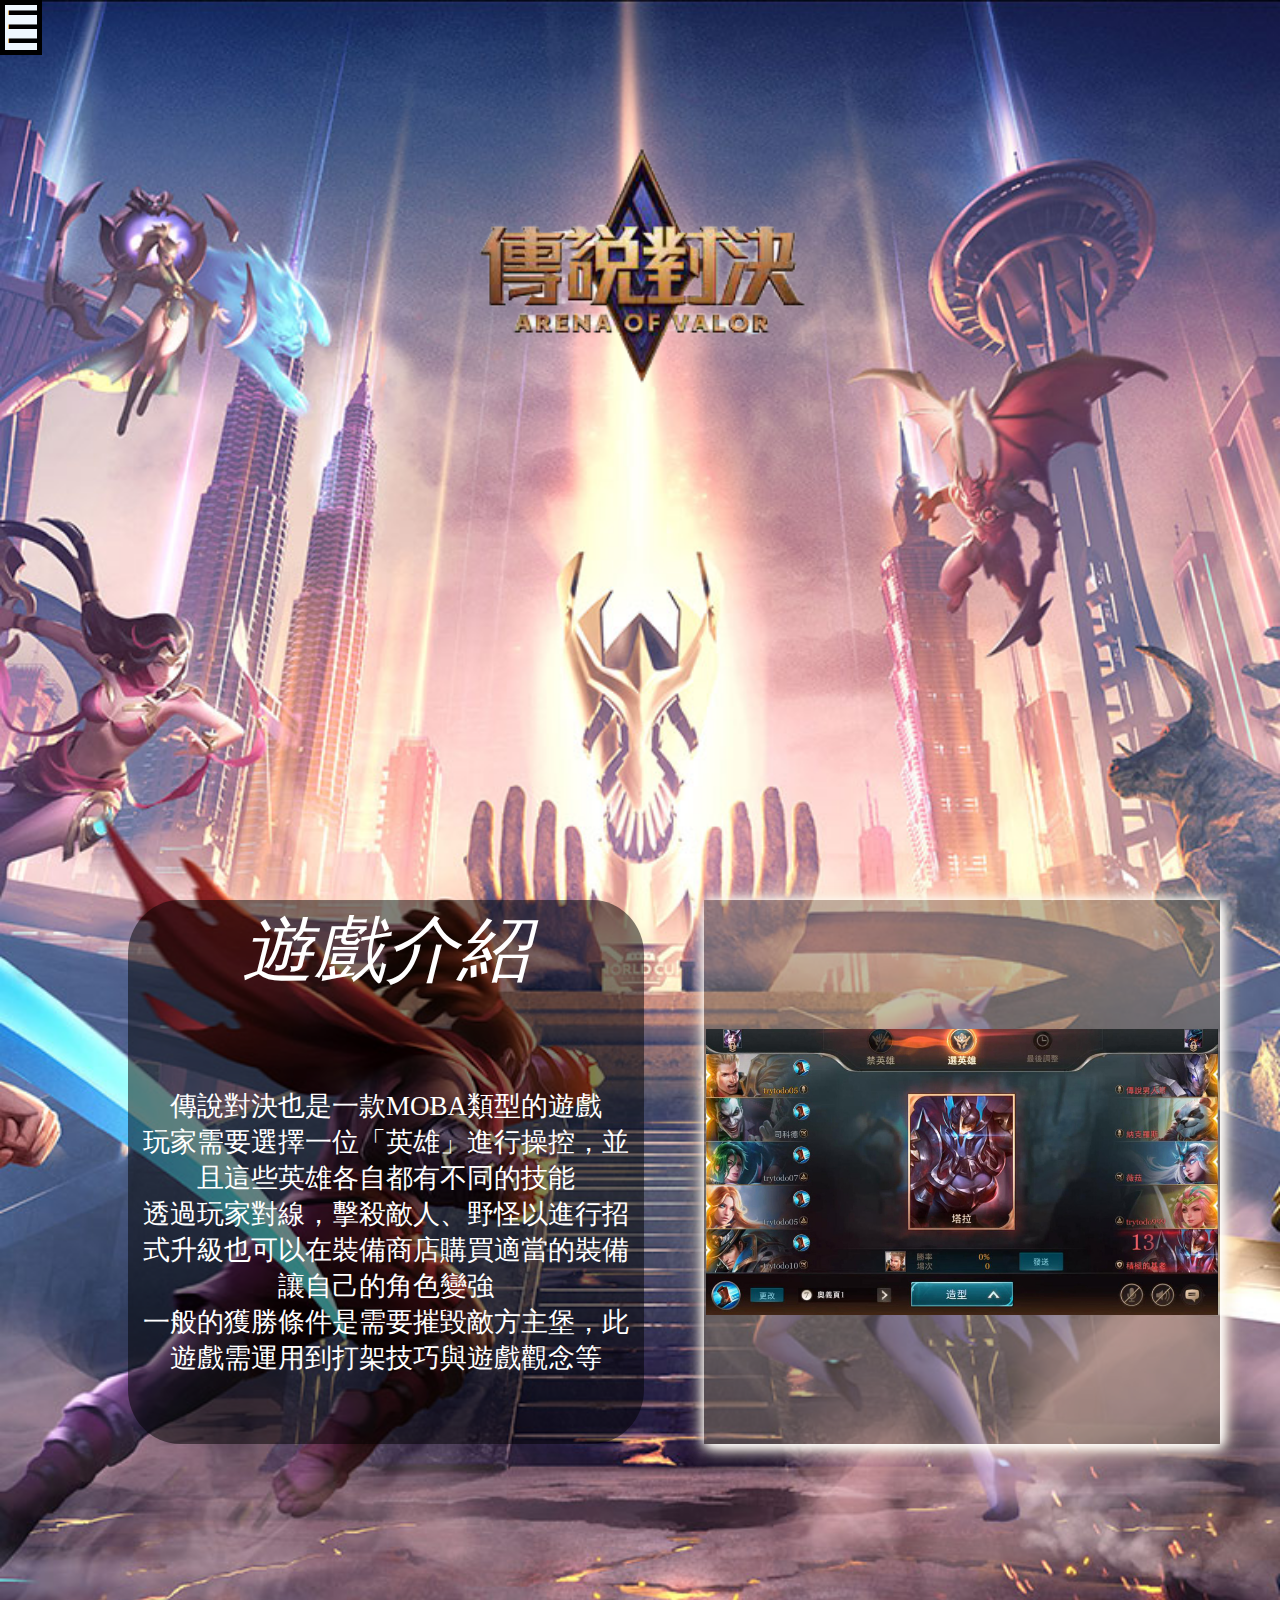
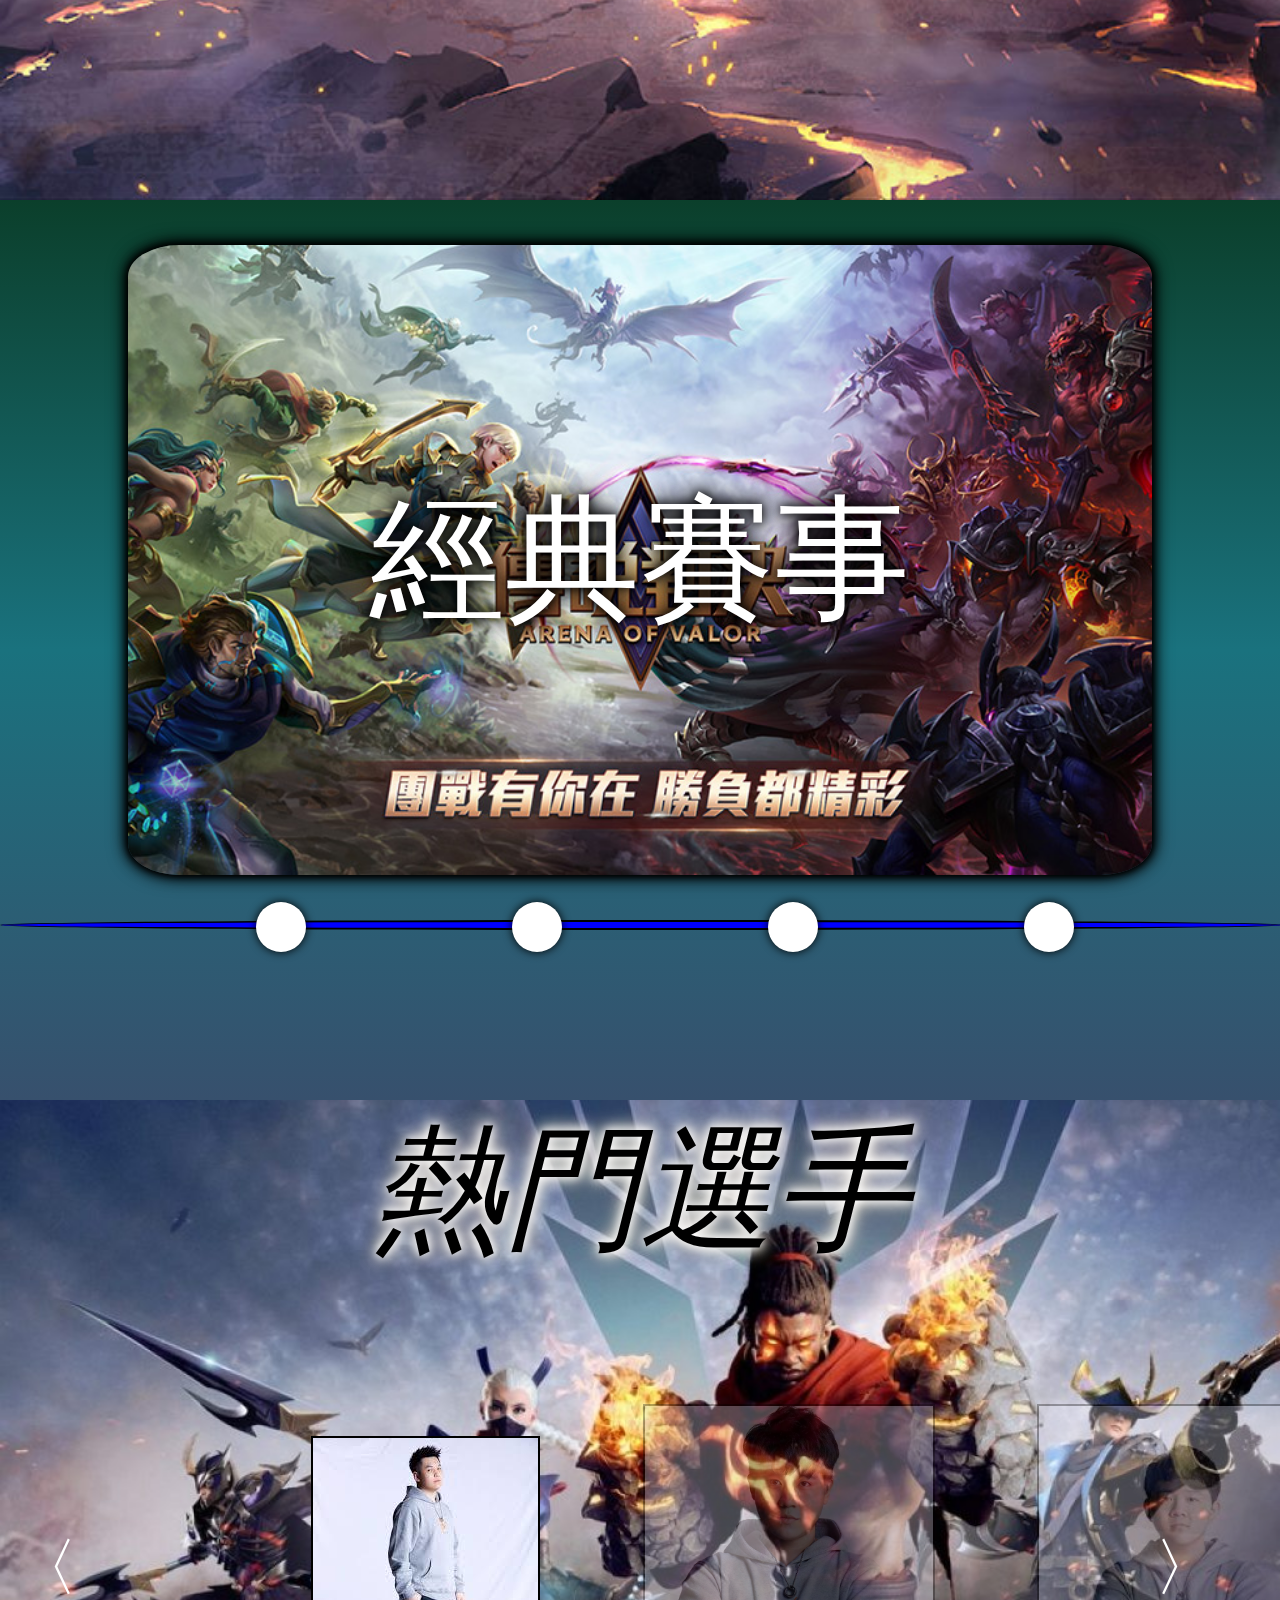
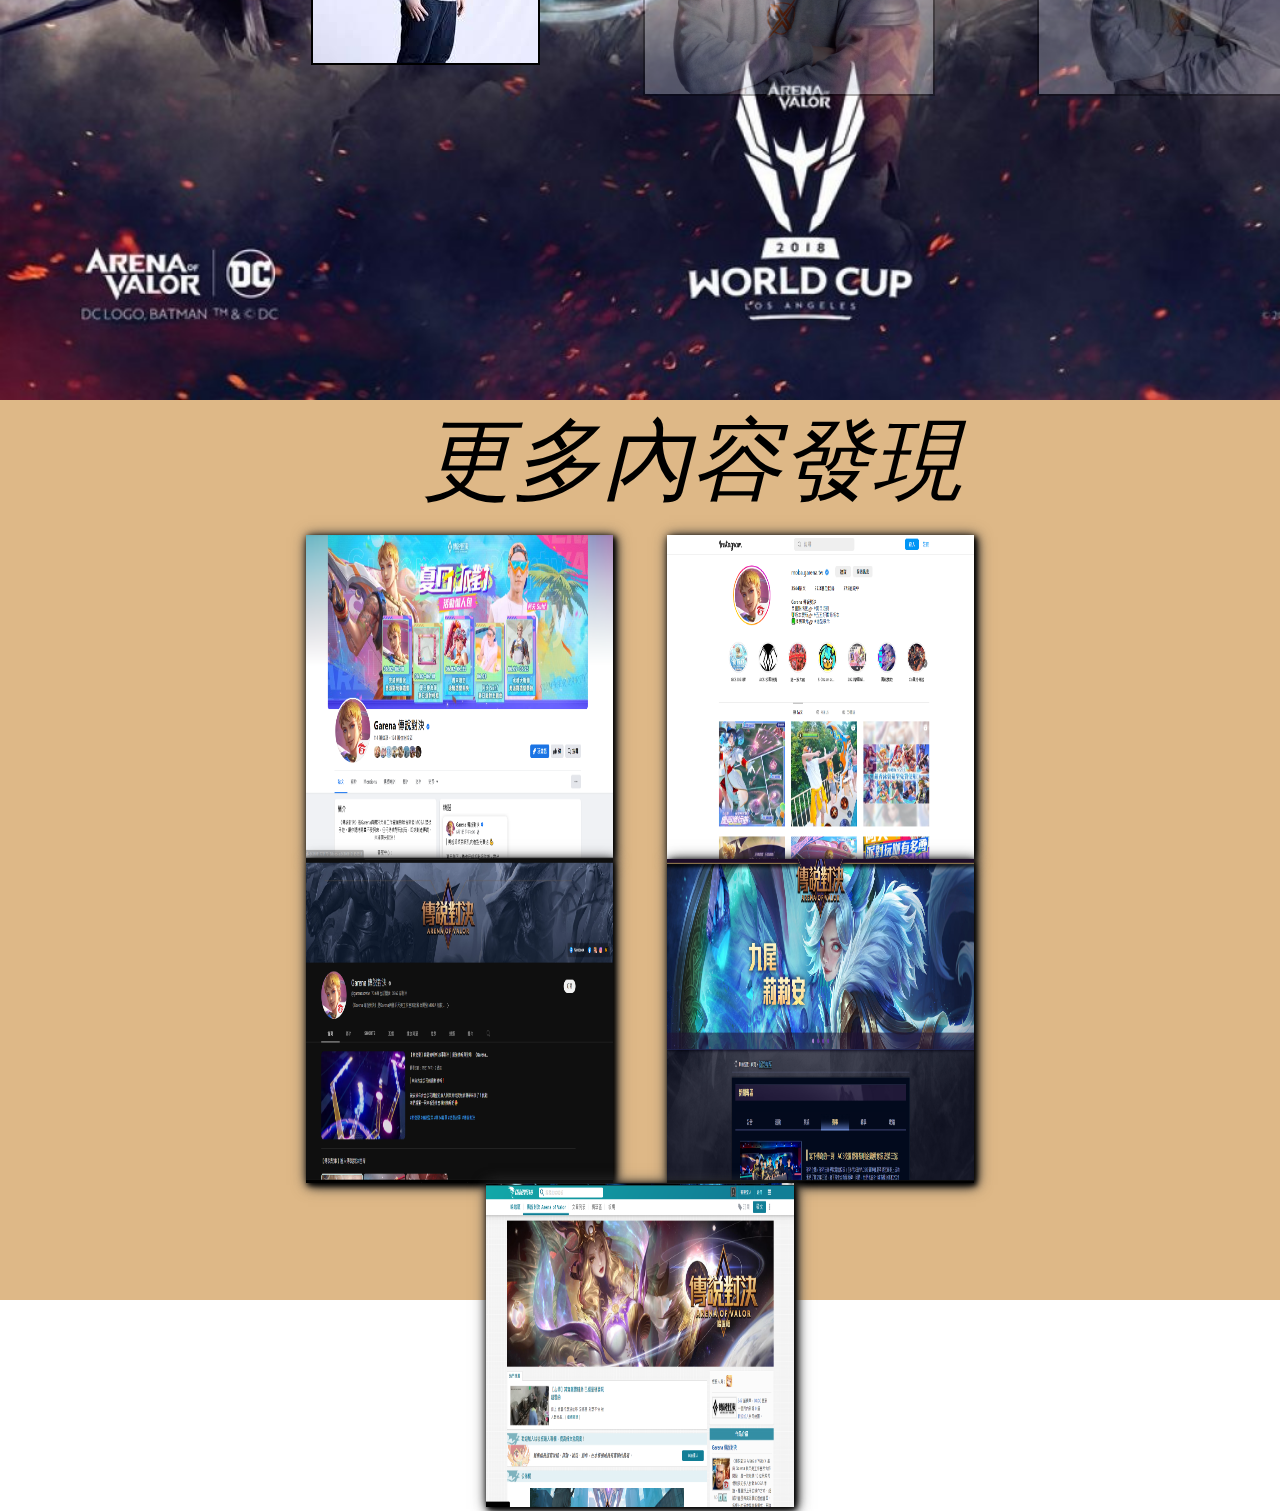
<file: 傳說對決/index.html>
<!DOCTYPE html>
<html lang="en">
<head>
    <meta charset="UTF-8">
    <meta http-equiv="X-UA-Compatible" content="IE=edge">
    <meta name="viewport" content="width=device-width, initial-scale=1.0">
    <title>Document</title>
    <style>
        *{
            margin: 0;
            padding: 0;
        }
        body{
            overflow-x: hidden;
        }
        .page1{
            width: 100vw;
            height: 200vh;
            background-color: aquamarine;
            overflow: hidden;
            background-image: url(page1.jpg);
            background-position: center;
            background-repeat: no-repeat;
            background-size: cover;
            

        }
        .page1 .header{
            position: relative;
            border: 2px solid transparent;
            background-position: center;
            background-repeat: no-repeat;
            background-size: cover;
            height: 30vh;
            width: 30vw;
            background-image: url(傳說對決\ 標誌.png);
            left: 35%;
            top:10vw;
       
        }
        .page1 .content{
            position: absolute;
            border:2px solid transparent;
            width: 40vw;
            height: 60vh;
            top:100%;
            left: 55%;  
            animation: 2s fade-in-animation linear ;
            display: flex;
            align-items: center;
            box-shadow: 2px 2px 10px white,2px 2px 15px white,2px 2px 20px wheat;
            background-color: rgb(131, 119, 98,0.5);
            
           
        

        }
        .page1 .introduce{
            position: absolute;
            border:2px solid transparent;
            width: 40vw;
            height: 60vh;
            top:100%;
            left: 10%;
            display: flex;
            flex-direction: column;
            gap: 10vh;
            background-color: rgba(0, 0, 0, 0.5); 
            border-radius:10% ; 

        }
        .introduce .item1{
            color:white;
            width: 100%;
            text-align: center;
            height: auto;
            font-size: 8vh;
            font-style: italic;

        }
        .introduce .item2{
            color: white;
            text-align: center;
            font-size:3vh;
            

}
@keyframes fade-in-animation {
  from {
    opacity: 0;
  }
  to {
    opacity: 1;
  }
}
        .page2{
            width: 100vw;
            height: 100vh;
            background:linear-gradient(to bottom,rgb(11, 63, 43),rgb(26, 114, 126),rgb(55, 80, 109));
            position: relative;
           

        }
        .page2 .timetable{
            width: 100%;

        }
        .page2line{
        
            width: 100VW;
            height: 6px;
            border-radius: 50%;
            position:absolute;
            background-color: blue;
            top: 80%;
            border: 2px solid black;
            
        }
        .page2content{
            width: 80%;
            height: 70%;
            position:absolute;
            background-color: transparent;
            left: 10%;
            top:5%;
            display: flex;
            flex-direction: row;
            
        }
        .page2content .item1{
            height: 100%;
            width: 50%;
            background-color: transparent;

        }
        .page2content .item2{
            height: 100%;
            width: 50%;
            display: flex;
            flex-direction: column;
            background-color:transparent;

        }
        .item2 .LOLteam{
            width: 100%;
            height: 50%;
            background-color:transparent;
        }
        .item2 .introduce{
            width: 100%;
            height: 50%;
            background-color: wheat;
            font-size: 5vh;
            display: flex;
            justify-content: center;
        }
        #team1back{
            background-image: url(TPA\ WIN1.jpg);
            background-position: top;
            background-repeat: no-repeat;
            background-size: cover;
        }
        #team2back{
            background-image: url(team-FW.png);
            background-position: top;
            background-repeat: no-repeat;
            background-size: cover;
        }
        #team3back{
            background-image: url(AHQ.png);
            background-position: center;
            background-repeat: no-repeat;
            background-size: cover;
        }
        #team4back{
            background-image: url(BYG.jpeg);
            background-position: center;
            background-repeat: no-repeat;
            background-size: cover;
        }
        #page2team1{
            display: none;

        }
        #page2team2{
            display: none;
            
        }
        #page2team3{
            display: none;
            
        }
        #page2team4{
            display: none;
            
        }
        #page2dot1{
        left: 20%;
    }
    #page2dot2{
        left: 40%;
    }
    #page2dot3{
        left: 60%;
    }
    #page2dot4{
        left: 80%; 
    }
    #page2dot1:hover{
        cursor: pointer;
        background-color: rgb(120, 117, 117);
    
    }
    #page2dot2:hover{
        cursor: pointer;
        background-color: rgb(120, 117, 117);
    }
    #page2dot3:hover{
        cursor: pointer;
        background-color: rgb(120, 117, 117);
    }
    #page2dot4:hover{
        cursor: pointer;
        background-color: rgb(120, 117, 117);
    }
    .dot{
        width: 50px;
        height: 50px;
        border-radius: 50%;
        position: absolute;
        background-color: rgb(255, 255, 255);
        top: 78%;
        box-shadow: 0 0 10px black;
    }
        .page3{
            width: 100vw;
            height: 100vh;
            background-color: white;
            background-image: url(page3.jpg);
            background-size: cover;
            display: flex;
            align-items: center;
            justify-content: center;
            overflow: hidden;
            position: relative;
        
            
        }
        .page3content{
            border:3px solid transparent;
            height: 80%;
            display: flex;
            justify-content: center;
            align-items: center;
            gap: 8vw;
            position: relative;
            left: 45%;
            transition: left 0.1s linear;


        }
        #page2back{
            background-image: url(page2.jpg);
            background-position: center;
            background-repeat: no-repeat;
            background-size: cover;
            color: white;
            display: flex;
            align-items: center;
            justify-content: center;
            font-size: 15vh;
            border-radius: 5%;
            text-shadow: 0 0 10px black,0 0 20px black,0 0 30px black;
            box-shadow: 0 0 5px black,0 0 10px black,0 0 15px black,0 0 20px black;

        }
        .page3header{
            width: auto;
            height: auto;
            position:absolute;
            font-size: 15vh;
            top: 0;
            text-shadow: 0 0 10px white,0 0 15px white,0 0 20px wheat;
            font-style:italic;
        }
        .page3main{
            height: auto;
            width: 33%;
            border: 2px solid black;
            transition: width 0.1s linear,height,0.1s linear;

        }
        .page3second{
            height: 40%;
            width: 25%;
            border: 2px solid black;
            opacity: 0.3;
            transition: height 0.1s linear,width 0.1s linear,opacity 0.1s linear;

        }
        .page3button{
            position: absolute;
            height: 6vh;
            width: 3vw;
            background-color: transparent;
            border-radius: 50%;
            color: rgb(255, 255, 255);
            font-size: 7vh;
            text-align: center;
            border-color: transparent;
        }.page3button:hover{

            color:rgb(102, 102, 98);
            cursor: pointer;
          
        }
        #next{
            left: 90%;
        }  
        #last{
            left: 1%;
        }
        .page4{
            width: 100vw;
            height: 100vh;
            background-color: burlywood;
            display: flex;
            flex-wrap: wrap;
            position: relative;
            display: flex;
            align-items: center;
            justify-content: center;
           
        }
      
        .menu{
            font-size: 5vh;
            position: relative;
            width: auto;
            height: auto;
            top: 0%;
            left: 0;
            
        }
        .page4header{
            font-style: italic;
            width: auto;
            height: auto;
            font-size: 10vh;
            position: absolute;
            left: 33%;
            top: 0;


        }
        .page4content{
            width: 80%;
            height: 80%;
            position: relative;
            border: 2px solid transparent;
            top:5%;
            display: flex;
            flex-wrap: wrap;
            align-items: center;
            justify-content: center;
            column-gap: 6vh;
        }
        .page4content .item{
            width: 30%;
            height: 45%;
            background-color: beige;
            position: relative;
            box-shadow: 2px 2px 5px black,2px 2px 10px black,2px 2px 15px rgb(83, 83, 83);
        }
        .page4content .item:hover{
            transform: translateY(-1vh);
            cursor: pointer;
            
        }
        .nav{
            position: fixed;
            width: 2.5vw;
            height: 5vh;
            top: 0;
            border: 5px solid black;
            overflow: hidden;
            display: flex;
            background-color: aliceblue;
            align-items: center;
            font-size: 5vh;
            transition: width 0.5s linear,height 0.5s linear;
        }
        .nav:hover{
            cursor: pointer;

        }
        .navLOGO{
            margin-left: 5vh;
            height: 100%;
            width: 10vw;
        }
        .navLOGO:hover{
            cursor: pointer;
            background-color: rgb(123, 125, 126);
        }
        .navitem{
            position: relative;
            border: 2px solid black;
            width: 30%;
            height: 90%;
            margin-left: 1vw;
        }
        #nav1:hover{
            background-color: rgb(165, 168, 170);
            cursor: pointer;
        }
        #nav2{
            background-color: rgb(165, 168, 170);
           
        }
        #nav3:hover{
            background-color: rgb(165, 168, 170);
            cursor: pointer;
        }
        #nav4:hover{
            background-color: rgb(165, 168, 170);
            cursor: pointer;
        }
        .back{
            position: fixed;
            right: 0;
            top: -100%;
            width: 5vw;
            height: auto;
            transition: top 1s linear ;

        }
        .top{
            text-align: center;
            position: fixed;
            border: 2px solid rgb(2, 2, 2);
            right: 0.5%;
            top: -100%;
            background-color:aliceblue;
            width: 4vw;
            height: 5vh;
            transition: top 1s linear ;
            box-shadow: 0 0 5px black,0 0 10px black,0 0 .15px black;
            font-size: 3vh;
            border-radius: 10%;
            
        }
        .top:hover{
            background-color: rgb(111, 137, 161);
            cursor: pointer;
        }


    </style>
</head>
<body>
    <div class="page1">
        <div class="header"></div>
        <div class="introduce">
            <div class="item1"> 遊戲介紹</div>
            <div class="item2">傳說對決也是一款MOBA類型的遊戲<br>玩家需要選擇一位「英雄」進行操控，並且這些英雄各自都有不同的技能<br>透過玩家對線，擊殺敵人、野怪以進行招式升級也可以在裝備商店購買適當的裝備讓自己的角色變強<br>一般的獲勝條件是需要摧毀敵方主堡，此遊戲需運用到打架技巧與遊戲觀念等<br></div>
    </div>
        <div class="content"><image id="image" src="picture1.jpg" width=100%></image></div>
    </div>
    <div class="page2"><div class=page2line>
    </div>
    <div id="page2dot1" class="dot"></div>
    <div id="page2dot2" class="dot"></div>
    <div id="page2dot3" class="dot"></div>
    <div id="page2dot4" class="dot"></div>
    <div class="page2content" id="page2back">經典賽事</div>
    <div class="page2content" id="page2team1">
        <div class="item1">
            <iframe width="100%" height="100%" src="https://www.youtube.com/embed/JW2tLBMcpt0" title="TXO 傳說對決｜偷拆主堡逆轉勝！兄弟同心共創奇蹟【兄弟歐麥尬】ROV 20190323 GCS TXO vs FW" frameborder="0" allow="accelerometer; autoplay; clipboard-write; encrypted-media; gyroscope; picture-in-picture; web-share" allowfullscreen></iframe>
        </div>
        <div class="item2">
            <div class="LOLteam" id="team1back"></div>
            <div class="introduce">隊名：TPA_全名為Taipei-Assassins<br> 於2012年10月14日拿下英雄聯盟Season2第二季世界錦標賽<br>成員：Mistake、Stanely、Toyz、Bebe、Lilballz</div>
        </div>
    </div>
    <div class="page2content" id="page2team2">
        <div class="item1">
            <iframe width="100%" height="100%" src="https://www.youtube.com/embed/xlhvC_u8Z_k" title="SKT vs FW 電狼覺醒完美碾壓SKT！| 《LOL》2016 世界大賽 | 16強小組賽 W1D4 精華 Highlights" frameborder="0" allow="accelerometer; autoplay; clipboard-write; encrypted-media; gyroscope; picture-in-picture; web-share" allowfullscreen></iframe>
        </div>
        <div class="item2">
            <div class="LOLteam" id="team2back"></div>
            <div class="introduce">隊名：FW_全名為Flash-wolf<br> 於英雄聯盟2016賽季全球16強小組賽中壓制三冠王Faker<br>成員：MMD、Karsa、Maple、NL、SwortArt</div>
        </div>
    </div>
    <div class="page2content" id="page2team3">
        <div class="item1">
            <iframe width="100%" height="100%" src="https://www.youtube.com/embed/8bNu7LZ2MaU" title="AHQ vs SKT LMS打架王史詩級弒神之役！西門鎖飛斯全場沸騰！ | 2017 世界大賽小組賽 W2D4 精華 Highlights" frameborder="0" allow="accelerometer; autoplay; clipboard-write; encrypted-media; gyroscope; picture-in-picture; web-share" allowfullscreen></iframe>
        </div>
        <div class="item2">
            <div class="LOLteam" id="team3back"></div>
            <div class="introduce">隊名：AHq_全名為ahqe-SportsClub<br> 於英雄聯盟2017世界大賽小組賽中擊敗連冠隊伍SKT<br>成員：Ziv、mountain、westdoor、AN、Albis</div>
        </div>
    </div>
    <div class="page2content" id="page2team4">
        <div class="item1">
            <iframe width="100%" height="100%" src="https://www.youtube.com/embed/bOVVrJ_Oeq8" title="HLE vs BYG | Chovy Esports vs Doggo Gaming！PK做夢都沒想到要打Chovy！Game 1 | 入圍賽Bo5 | 2021 S11世界賽精華" frameborder="0" allow="accelerometer; autoplay; clipboard-write; encrypted-media; gyroscope; picture-in-picture; web-share" allowfullscreen></iframe>
        </div>
        <div class="item2">
            <div class="LOLteam" id="team4back"></div>
            <div class="introduce">隊名：BYG_全名為Beyond-Gaming <br> 於英雄聯盟2021世界大賽中對上奪冠熱門選手Chovy<br>成員：Liang、Husha、PK、Doggo、Kino</div>
        </div>
    </div>
</div>
    <div class="page3">
        <div class="page3header">熱門選手</div>
        <div class="page3content">
            <image src="成在.jpg"id=1 class="page3main" width="auto" height="auto"></image>
            <image src="genji.jpg"id=2 class="page3second"></image>
            <image src="海牛.jpg"id=3 class="page3second"></image>
            <image src="阿亮.jpg"id=4 class="page3second"></image>
            <image src="祺琪.jpg"id=5 class="page3second"></image>
        </div>
        <button class="page3button" id="last">&#12296;</button>
        <button class="page3button" id="next">&#12297;</button>
    </div>
    <div class="page4">
        <div class="page4header">更多內容發現</div>
        <div class="page4content">
            <div class="item" id="connect1"><img src="facebook.png" alt="" width="100%" height=100%></img></div>
            <div class="item"id="connect2"><img src="IG.png" width="100%" height="100%"></div>
            <div class="item"id="connect3"><img src="youtube.png" width="100%" height="100%"></div>
            <div class="item"id="connect4"><img src="官方.png" width="100%" height="100%"></div>
            <div class="item"id="connect5"><img src="巴哈.png" width="100%" height="100%"></div>

        </div>
        
    </div>
    <div class="nav">
    <div class="menu">☰</div>
    <div  class="navLOGO"><a href="../index.html"><img src="../PICTUE/LOGO1.png" height="100%" width="100%" ></a></div>
    <div class="navitem" id="nav1" ><a href="../英雄聯盟/index.html"><img src="../PICTUE/LOL LOGO.png" height="100%" width="100%"></a></div>
    <div class="navitem"id="nav2"> <img src="../PICTUE/LEGEND LOGO.png" height="100%" width="100%"></div>
    <div class="navitem" id="nav3"><a href="../跑跑卡丁車/index.html"><img src="../PICTUE/_rush_.png" height="100%" width="100%"></a></div>
    <div class="navitem" id="nav4"> <a href="../爐石戰記/index.html"> <img src="../PICTUE/爐石 LOGO.png" height="100vh" width="100%"></a></div>
    </div>
    <image src="../PICTUE/rope.png  " class="back">
    </image>
    <div class="top">TOP</div>
    
</body>
<script>
    const back=document.querySelector('.back')
    const backtop=document.querySelector('.top')

    const page1content=document.querySelector('.page1 .content')
    const page1image=document.getElementById('image')
    const page2team1=document.getElementById('page2team1')
    const page2team2=document.getElementById('page2team2')
    const page2team3=document.getElementById('page2team3')
    const page2team4=document.getElementById('page2team4')
    const page2dot1=document.getElementById('page2dot1')
    const page2dot2=document.getElementById('page2dot2')
    const page2dot3=document.getElementById('page2dot3')
    const page2dot4=document.getElementById('page2dot4')
    const page3content=document.querySelector('.page3content')
    var currentid=1;
    var celebrity=document.getElementById(currentid)
    const nextbutton=document.getElementById('next')
    const lastbutton=document.getElementById('last')
    var currentpage=45;
    const connect1=document.getElementById('connect1')
    const connect2=document.getElementById('connect2')
    const connect3=document.getElementById('connect3')
    const connect4=document.getElementById('connect4')
    const connect5=document.getElementById('connect5')
    const connect6=document.getElementById('connect6')
    const nav=document.querySelector('.nav')
    const menu=document.querySelector('.menu')
    const navLOGO=document.querySelector('.navLOGO')
    const nav1=document.getElementById('nav1')
    const nav2=document.getElementById('nav2')
    const nav3=document.getElementById('nav3')
  
    function imagechange(){
        page1content.style.animation="none"
        void page1content.offsetWidth;
        if(page1image.src.includes('picture1.jpg')){
            page1image.src='picture3.jpg'
        }
       else if(page1image.src.includes('Picture3.jpg')){
        page1image.src='picture2.jpg'
        }
       else if(page1image.src.includes('picture2.jpg')){
        page1image.src='picture1.jpg'

    }
    page1content.style.animation=null
}
    setInterval(imagechange,7000)

    page2dot1.addEventListener('click',function(){
        page2team1.style.display='flex';
        page2team2.style.display='none';
        page2team3.style.display='none';
        page2team4.style.display='none';
        page2dot1.style.backgroundColor='gray'
        page2dot2.style.backgroundColor='white'
        page2dot3.style.backgroundColor='white'
        page2dot4.style.backgroundColor='white'
    })
    page2dot2.addEventListener('click',function(){
        page2team1.style.display='none';
        page2team2.style.display='flex';
        page2team3.style.display='none';
        page2team4.style.display='none';
        page2dot2.style.backgroundColor='gray'
        page2dot1.style.backgroundColor='white'
        page2dot3.style.backgroundColor='white'
        page2dot4.style.backgroundColor='white'
    })
    page2dot3.addEventListener('click',function(){
        page2team1.style.display='none';
        page2team2.style.display='none';
        page2team3.style.display='flex';
        page2team4.style.display='none';
        page2dot3.style.backgroundColor='gray'
        page2dot2.style.backgroundColor='white'
        page2dot4.style.backgroundColor='white'
        page2dot1.style.backgroundColor='white'
    })
    page2dot4.addEventListener('click',function(){
        page2team1.style.display='none';
        page2team2.style.display='none';
        page2team3.style.display='none';
        page2team4.style.display='flex';
        page2dot4.style.backgroundColor='gray'
        page2dot2.style.backgroundColor='white'
        page2dot3.style.backgroundColor='white'
        page2dot1.style.backgroundColor='white'
    })
    nextbutton.addEventListener('click',function(){
        if(currentpage>-90){
            currentpage=currentpage-23;
            celebrity.classList.remove("page3main")
            celebrity.classList.add("page3second")
            currentid=currentid+1;
            celebrity=document.getElementById(currentid);
            celebrity.classList.remove("page3second")
            celebrity.classList.add("page3main")
            page3content.style.left=currentpage+'%'
        }

          
    })
    lastbutton.addEventListener('click',function(){
        if(currentpage<90){
            currentpage=currentpage+23;
            celebrity.classList.remove("page3main")
            celebrity.classList.add("page3second")
            currentid=currentid-1;
            celebrity=document.getElementById(currentid);
            celebrity.classList.remove("page3second")
            celebrity.classList.add("page3main")
            page3content.style.left=currentpage+'%'}

          
    })
    connect1.addEventListener('click',function(){
        window.location.href = 'https://www.facebook.com/AoVGCS/';
    })
    connect2.addEventListener('click',function(){
        window.location.href = 'https://www.instagram.com/moba.garena.tw/';
    })
    connect3.addEventListener('click',function(){
        window.location.href = 'https://www.youtube.com/channel/UCeMjhoCCvujpObnt6yeZeNg';
    })
    connect4.addEventListener('click',function(){
        window.location.href = 'https://moba.garena.tw/news/Esports';
    })
    connect5.addEventListener('click',function(){
        window.location.href = 'https://forum.gamer.com.tw/B.php?bsn=30518';
    })
 
    menu.addEventListener('click',function(){
        if(menu.textContent=='☰'){
            menu.textContent='☲'
            nav.style.width='100vw'
            nav.style.height='10vh'


        }
        else if(menu.textContent=='☲'){
            menu.textContent='☰'
            nav.style.width='2.5vw'
            nav.style.height='5vh'
        }
    })
    
    

//偵測滾動距離
window.addEventListener('scroll', function() {
  
  var scrollPosition = window.pageYOffset || document.documentElement.scrollTop;
  if(scrollPosition>=200){
    back.style.top='0%'
    backtop.style.top='78%'
  }
  else{
    back.style.top='-100%'
    backtop.style.top='-100%'
  } 
});
    backtop.addEventListener('click',function(){
        window.scrollTo({
    top: 0,
    behavior: 'smooth'
  });

    })       
    
</script>
</html>
</file>
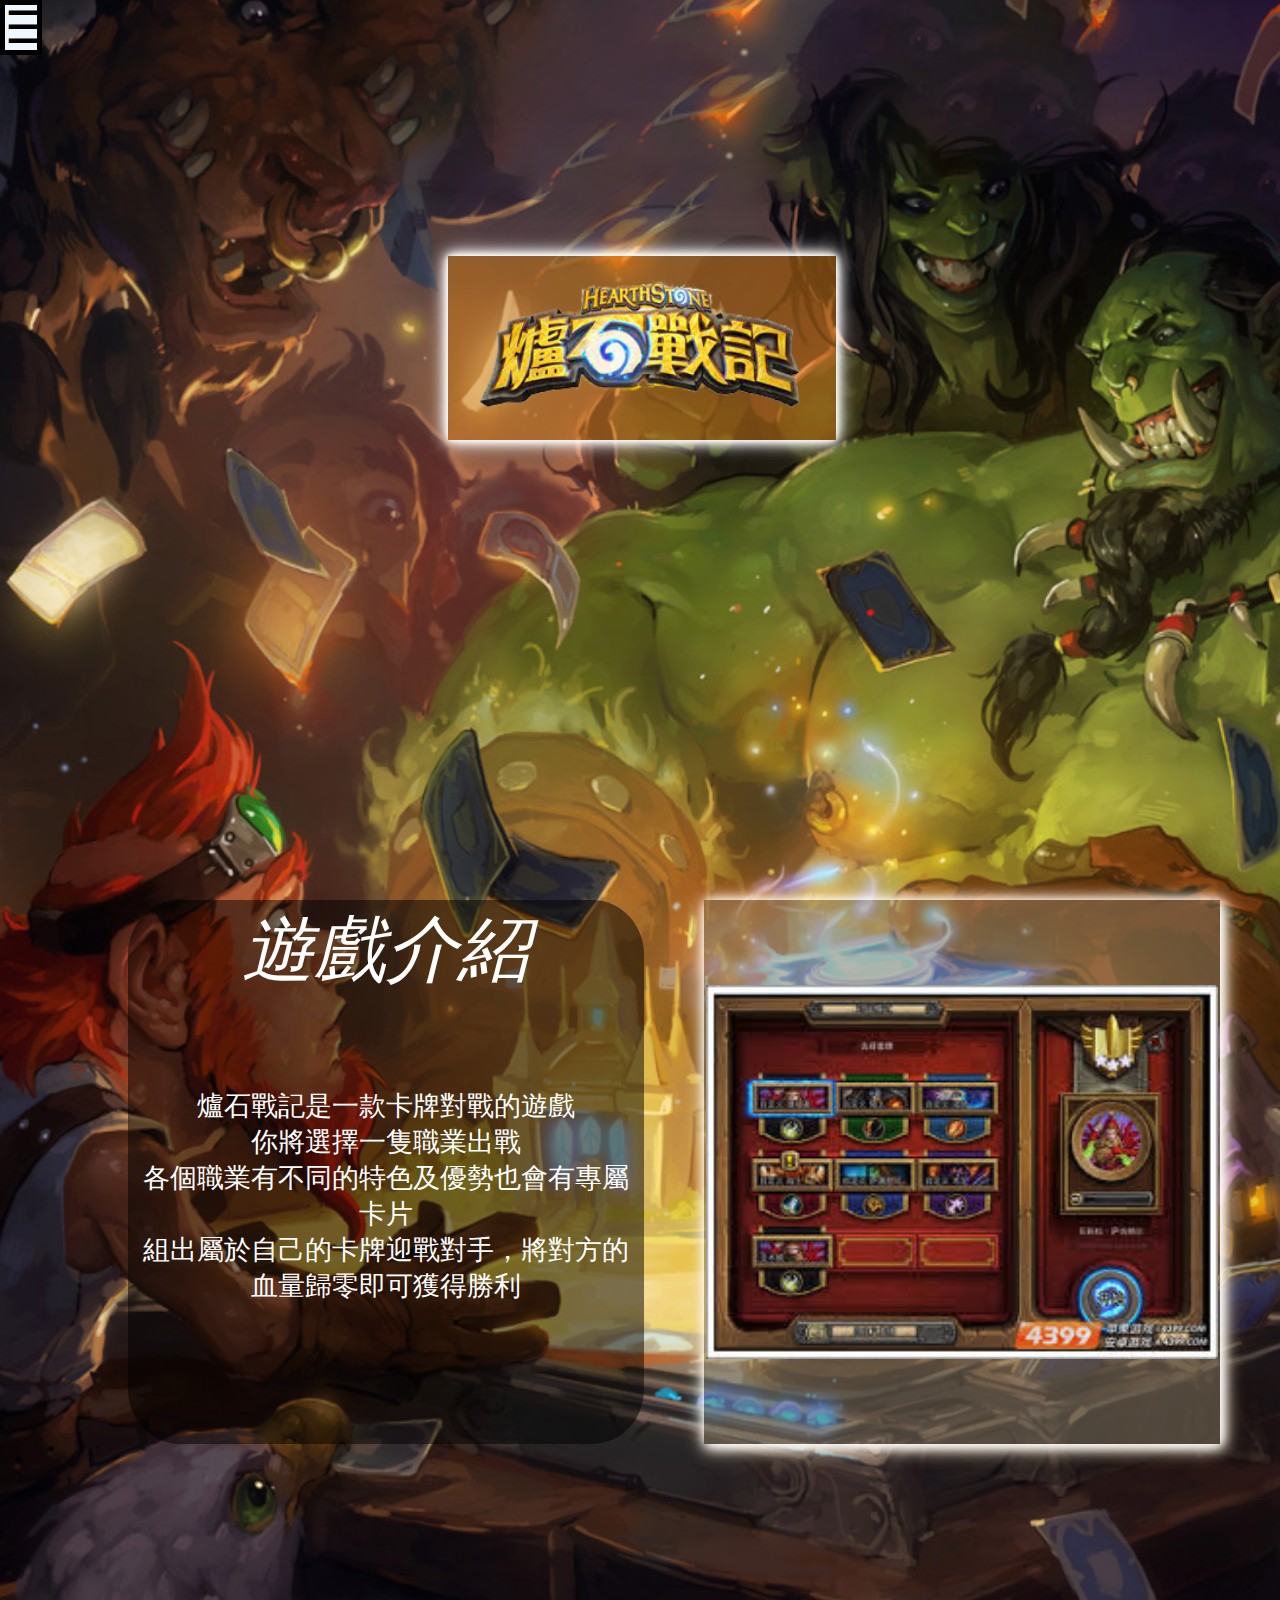
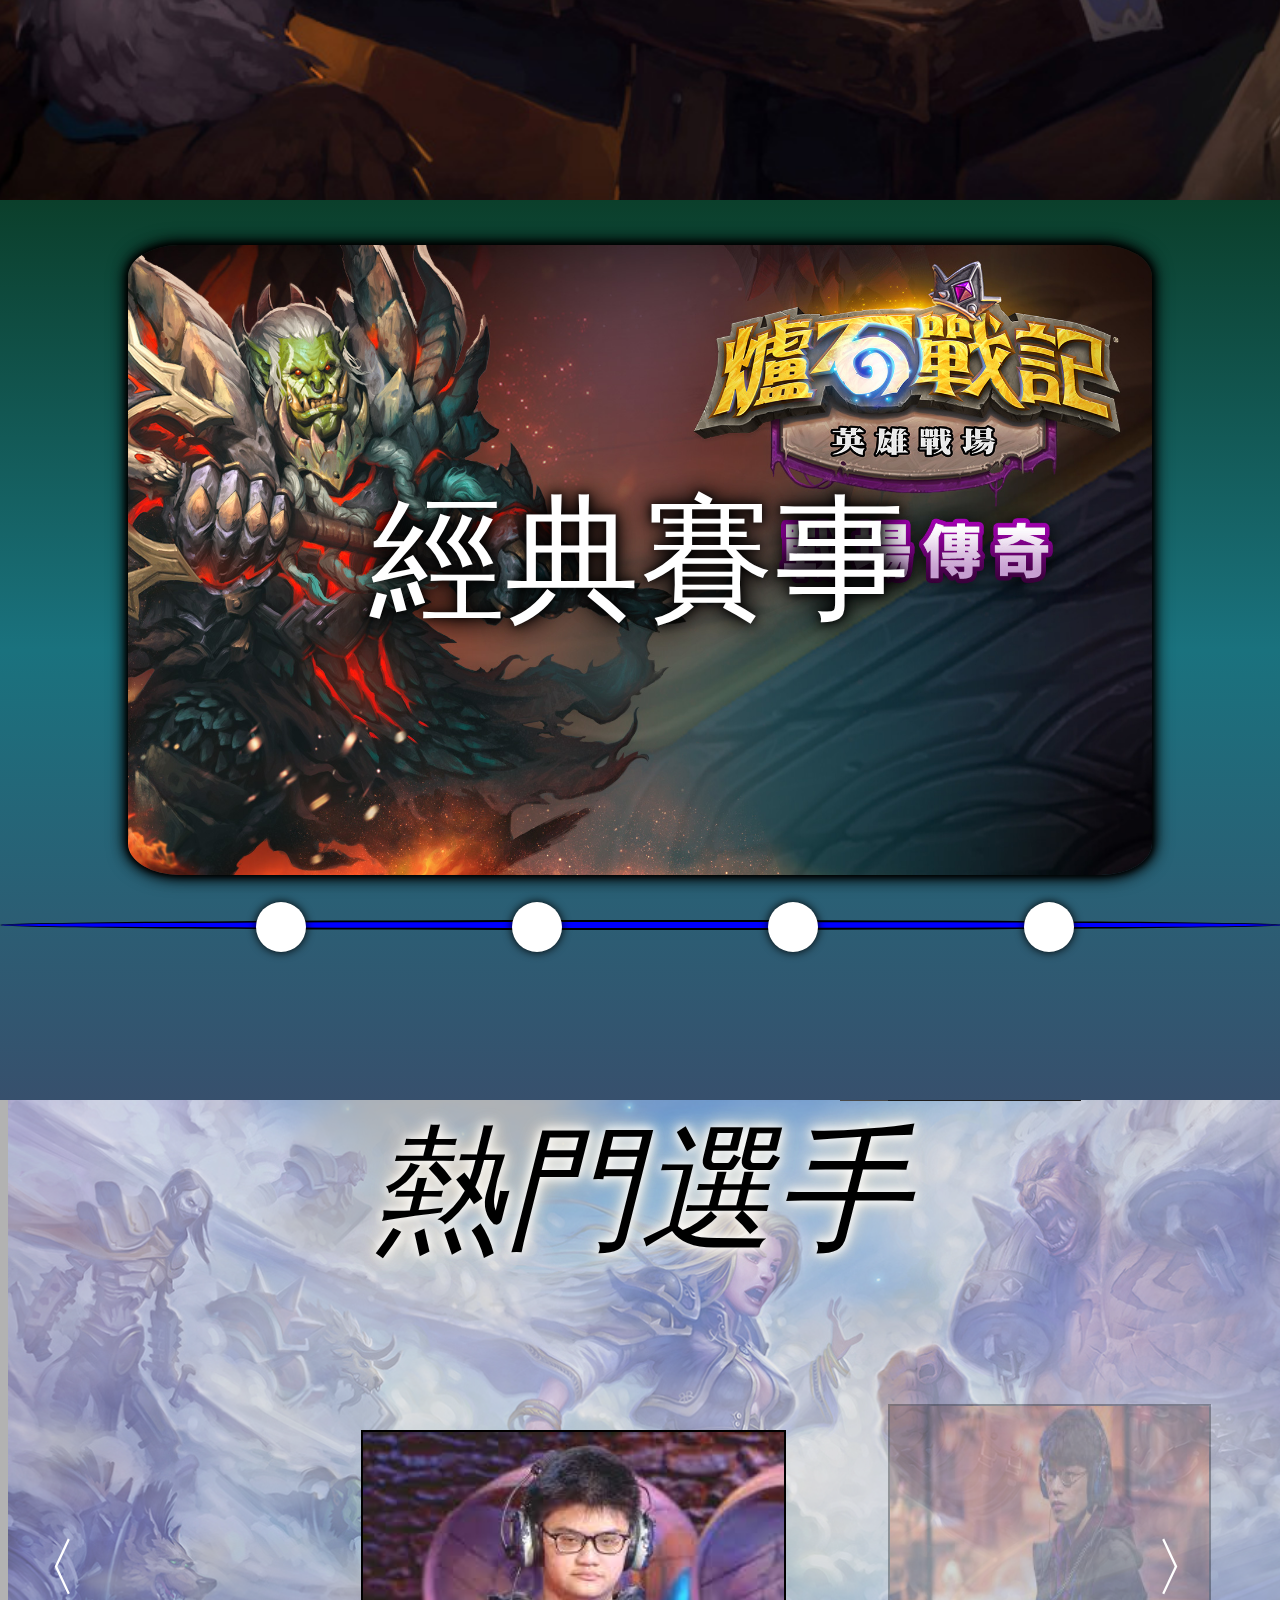
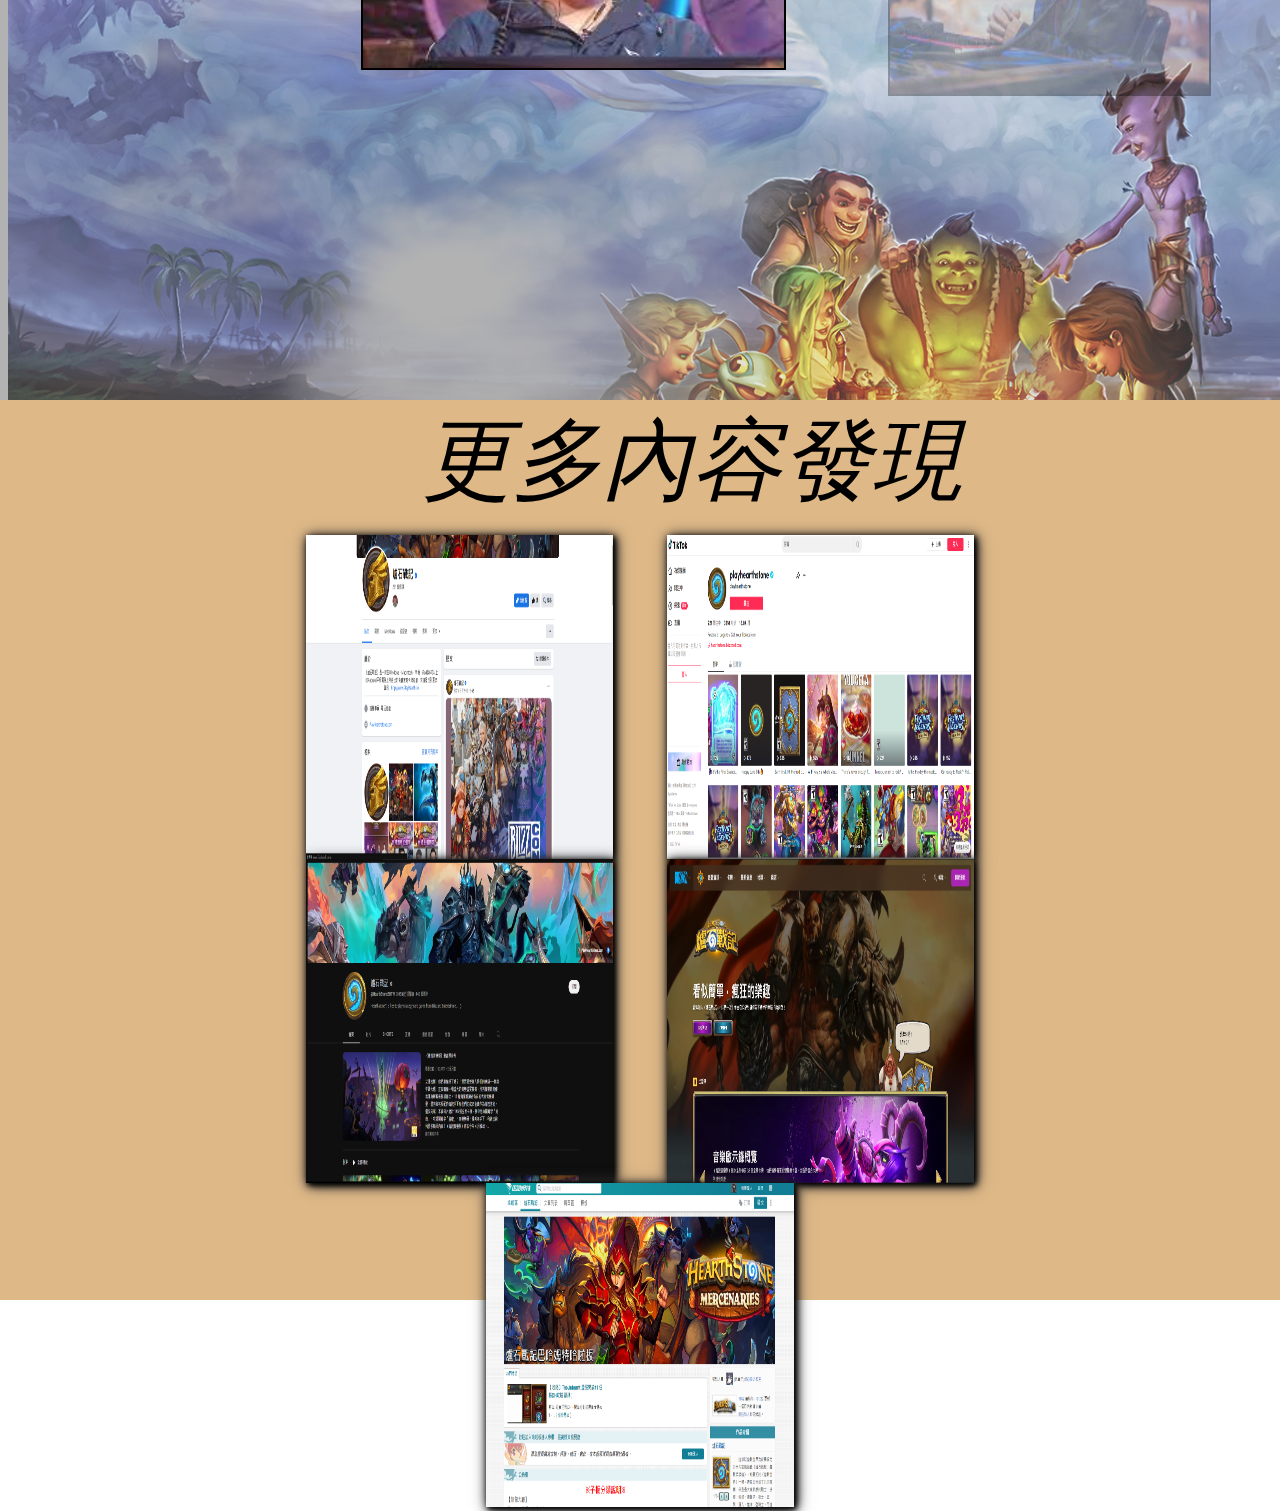
<file: 爐石戰記/index.html>
<!DOCTYPE html>
<html lang="en">
<head>
    <meta charset="UTF-8">
    <meta http-equiv="X-UA-Compatible" content="IE=edge">
    <meta name="viewport" content="width=device-width, initial-scale=1.0">
    <title>Document</title>
    <style>
        *{
            margin: 0;
            padding: 0;
        }
        body{
            overflow-x: hidden;
        }
        .page1{
            width: 100vw;
            height: 200vh;
            background-color: aquamarine;
            overflow: hidden;
            background-image: url(../PICTUE/Heartstone1.png);
            background-position: center;
            background-repeat: no-repeat;
            background-size: cover;
            
            
            

        }
        .page1 .header{
            position: relative;
            border: 2px solid transparent;
            background-position: center;
            background-repeat: no-repeat;
            background-size: cover;
            height: 20vh;
            width: 30vw;
            background-image: url(HEADER.png);
            left: 35%;
            top:20vw;
            box-shadow: 0 0 5px white,0 0 10px white,0 0 15px white,0 0 20px white;
            background-color: rgba(209, 121, 19, 0.5);
       
        }
        .page1 .content{
            position: absolute;
            border:2px solid transparent;
            width: 40vw;
            height: 60vh;
            top:100%;
            left: 55%;  
            animation: 2s fade-in-animation linear ;
            display: flex;
            align-items: center;
            box-shadow: 2px 2px 10px white,2px 2px 15px white,2px 2px 20px wheat;
            background-color: rgb(131, 119, 98,0.5);
            
           
        

        }
        .page1 .introduce{
            position: absolute;
            border:2px solid transparent;
            width: 40vw;
            height: 60vh;
            top:100%;
            left: 10%;
            display: flex;
            flex-direction: column;
            gap: 10vh;
            background-color: rgba(0, 0, 0, 0.5); 
            border-radius:10% ; 

        }
        .introduce .item1{
            color:white;
            width: 100%;
            text-align: center;
            height: auto;
            font-size: 8vh;
            font-style: italic;

        }
        .introduce .item2{
            color: white;
            text-align: center;
            font-size:3vh;
            

}
@keyframes fade-in-animation {
  from {
    opacity: 0;
  }
  to {
    opacity: 1;
  }
}
        .page2{
            width: 100vw;
            height: 100vh;
            background:linear-gradient(to bottom,rgb(11, 63, 43),rgb(26, 114, 126),rgb(55, 80, 109));
            position: relative;
           

        }
        .page2 .timetable{
            width: 100%;

        }
        .page2line{
        
            width: 100VW;
            height: 6px;
            border-radius: 50%;
            position:absolute;
            background-color: blue;
            top: 80%;
            border: 2px solid black;
            
        }
        .page2content{
            width: 80%;
            height: 70%;
            position:absolute;
            background-color: transparent;
            left: 10%;
            top:5%;
            display: flex;
            flex-direction: row;
            
        }
        .page2content .item1{
            height: 100%;
            width: 50%;
            background-color: transparent;

        }
        .page2content .item2{
            height: 100%;
            width: 50%;
            display: flex;
            flex-direction: column;
            background-color:transparent;

        }
        .item2 .LOLteam{
            width: 100%;
            height: 50%;
            background-color:transparent;
        }
        .item2 .introduce{
            width: 100%;
            height: 50%;
            background-color: wheat;
            font-size: 5vh;
            display: flex;
            justify-content: center;
        }
        #team1back{
            background-image: url(TPA\ WIN1.jpg);
            background-position: top;
            background-repeat: no-repeat;
            background-size: cover;
        }
        #team2back{
            background-image: url(team-FW.png);
            background-position: top;
            background-repeat: no-repeat;
            background-size: cover;
        }
        #team3back{
            background-image: url(AHQ.png);
            background-position: center;
            background-repeat: no-repeat;
            background-size: cover;
        }
        #team4back{
            background-image: url(BYG.jpeg);
            background-position: center;
            background-repeat: no-repeat;
            background-size: cover;
        }
        #page2team1{
            display: none;

        }
        #page2team2{
            display: none;
            
        }
        #page2team3{
            display: none;
            
        }
        #page2team4{
            display: none;
            
        }
        #page2dot1{
        left: 20%;
    }
    #page2dot2{
        left: 40%;
    }
    #page2dot3{
        left: 60%;
    }
    #page2dot4{
        left: 80%; 
    }
    #page2dot1:hover{
        cursor: pointer;
        background-color: rgb(120, 117, 117);
    
    }
    #page2dot2:hover{
        cursor: pointer;
        background-color: rgb(120, 117, 117);
    }
    #page2dot3:hover{
        cursor: pointer;
        background-color: rgb(120, 117, 117);
    }
    #page2dot4:hover{
        cursor: pointer;
        background-color: rgb(120, 117, 117);
    }
    .dot{
        width: 50px;
        height: 50px;
        border-radius: 50%;
        position: absolute;
        background-color: rgb(255, 255, 255);
        top: 78%;
        box-shadow: 0 0 10px black;
    }
        .page3{
            width: 100vw;
            height: 100vh;
            background-color: white;
            background-image: url(page3.png);
            display: flex;
            align-items: center;
            justify-content: center;
            overflow: hidden;
            position: relative;
        
            
        }
        .page3content{
            border:3px solid transparent;
            height: 80%;
            display: flex;
            justify-content: center;
            align-items: center;
            gap: 8vw;
            position: relative;
            left: 28%;
            transition: left 0.1s linear;


        }
        #page2back{
            background-image: url(page2.jpeg);
            background-position: center;
            background-repeat: no-repeat;
            background-size: cover;
            color: white;
            display: flex;
            align-items: center;
            justify-content: center;
            font-size: 15vh;
            border-radius: 5%;
            text-shadow: 0 0 10px black,0 0 20px black,0 0 30px black;
            box-shadow: 0 0 5px black,0 0 10px black,0 0 15px black,0 0 20px black;

        }
        .page3header{
            width: auto;
            height: auto;
            position:absolute;
            font-size: 15vh;
            top: 0;
            text-shadow: 0 0 10px white,0 0 15px white,0 0 20px wheat;
            font-style:italic;
        }
        .page3main{
            height: auto;
            width: 33%;
            border: 2px solid black;
            transition: width 0.1s linear,height,0.1s linear;

        }
        .page3second{
            height: 40%;
            width: 25%;
            border: 2px solid black;
            opacity: 0.3;
            transition: height 0.1s linear,width 0.1s linear,opacity 0.1s linear;

        }
        .page3button{
            position: absolute;
            height: 6vh;
            width: 3vw;
            background-color: transparent;
            border-radius: 50%;
            color: rgb(255, 255, 255);
            font-size: 7vh;
            text-align: center;
            border-color: transparent;
        }.page3button:hover{

            color:rgb(102, 102, 98);
            cursor: pointer;
          
        }
        #next{
            left: 90%;
        }  
        #last{
            left: 1%;
        }
        .page4{
            width: 100vw;
            height: 100vh;
            background-color: burlywood;
            display: flex;
            flex-wrap: wrap;
            position: relative;
            display: flex;
            align-items: center;
            justify-content: center;
           
        }
      
        .menu{
            font-size: 5vh;
            position: relative;
            width: auto;
            height: auto;
            top: 0%;
            left: 0;
            
        }
        .page4header{
            font-style: italic;
            width: auto;
            height: auto;
            font-size: 10vh;
            position: absolute;
            left: 33%;
            top: 0;


        }
        .page4content{
            width: 80%;
            height: 80%;
            position: relative;
            border: 2px solid transparent;
            top:5%;
            display: flex;
            flex-wrap: wrap;
            align-items: center;
            justify-content: center;
            column-gap: 6vh;
        }
        .page4content .item{
            width: 30%;
            height: 45%;
            background-color: beige;
            position: relative;
            box-shadow: 2px 2px 5px black,2px 2px 10px black,2px 2px 15px rgb(83, 83, 83);
        }
        .page4content .item:hover{
            transform: translateY(-1vh);
            cursor: pointer;
            
        }
        .nav{
            position: fixed;
            width: 2.5vw;
            height: 5vh;
            top: 0;
            border: 5px solid black;
            overflow: hidden;
            display: flex;
            background-color: aliceblue;
            align-items: center;
            font-size: 5vh;
            transition: width 0.5s linear,height 0.5s linear;
        }
        .nav:hover{
            cursor: pointer;

        }
        .navLOGO{
            margin-left: 5vh;
            height: 100%;
            width: 10vw;
        }
        .navLOGO:hover{
            cursor: pointer;
            background-color: rgb(123, 125, 126);
        }
        .navitem{
            position: relative;
            border: 2px solid black;
            width: 30%;
            height: 90%;
            margin-left: 1vw;
        }
        #nav1:hover{
            background-color: rgb(165, 168, 170);
            cursor: pointer;
        }
        #nav2:hover{
            background-color: rgb(165, 168, 170);
            cursor: pointer;
        }
        #nav3:hover{
            background-color: rgb(165, 168, 170);
            cursor: pointer;
        }
        #nav4{
            background-color: rgb(165, 168, 170);
           
        }
        .back{
            position: fixed;
            right: 0;
            top: -100%;
            width: 5vw;
            height: auto;
            transition: top 1s linear ;

        }
        .top{
            text-align: center;
            position: fixed;
            border: 2px solid rgb(2, 2, 2);
            right: 0.5%;
            top: -100%;
            background-color:aliceblue;
            width: 4vw;
            height: 5vh;
            transition: top 1s linear ;
            box-shadow: 0 0 5px black,0 0 10px black,0 0 .15px black;
            font-size: 3vh;
            border-radius: 10%;
            
        }
        .top:hover{
            background-color: rgb(111, 137, 161);
            cursor: pointer;
        }


    </style>
</head>
<body>
    <div class="page1">
        <div class="header"></div>
        <div class="introduce">
            <div class="item1"> 遊戲介紹</div>
            <div class="item2">爐石戰記是一款卡牌對戰的遊戲<br>你將選擇一隻職業出戰<br>各個職業有不同的特色及優勢也會有專屬卡片<br>組出屬於自己的卡牌迎戰對手，將對方的血量歸零即可獲得勝利</div>
    </div>
        <div class="content"><image id="image" src="picture1.jpeg" width=100%></image></div>
    </div>
    <div class="page2"><div class=page2line>
    </div>
    <div id="page2dot1" class="dot"></div>
    <div id="page2dot2" class="dot"></div>
    <div id="page2dot3" class="dot"></div>
    <div id="page2dot4" class="dot"></div>
    <div class="page2content" id="page2back">經典賽事</div>
    <div class="page2content" id="page2team1">
        <div class="item1">
            <iframe width="100%" height="100%" src="https://www.youtube.com/embed/EROVXUetYuc" title="【爐石】【精彩比賽】恭喜Tom60229得到世界冠軍! 讓二追三感動到要哭了，為台灣奪下一座冠軍!!" frameborder="0" allow="accelerometer; autoplay; clipboard-write; encrypted-media; gyroscope; picture-in-picture; web-share" allowfullscreen></iframe>
        </div>
        <div class="item2">
            <div class="LOLteam" id="team1back"></div>
            <div class="introduce">所屬隊名：Fw_全名為Flash-Wolf<br> 於2017 HCT世界賽讓2追三擊敗對手奪得冠軍<br>成員：TOM60220陳威霖</div>
        </div>
    </div>
    <div class="page2content" id="page2team2">
        <div class="item1">
            <iframe width="100%" height="100%" src="https://www.youtube.com/embed/t5z2wvFhi_Q" title="【爐石精彩比賽】從被恥笑到證明自己，Roger羅杰冠軍之路！心路歷程奪冠賽事合輯！" frameborder="0" allow="accelerometer; autoplay; clipboard-write; encrypted-media; gyroscope; picture-in-picture; web-share" allowfullscreen></iframe>
        </div>
        <div class="item2">
            <div class="LOLteam" id="team2back"></div>
            <div class="introduce">隊名：AHq_全名為ahqe-SportsClub<br> 於2019年3月4日HCT冬季冠軍賽中3:0擊敗對手奪得冠軍<br>成員：Roger羅傑</div>
        </div>
    </div>
    <div class="page2content" id="page2team3">
        <div class="item1">
            
        </div>
        <div class="item2">
            <div class="LOLteam" id="team3back"></div>
            
        </div>
    </div>
    <div class="page2content" id="page2team4">
        <div class="item1">
            
        </div>
        <div class="item2">
            <div class="LOLteam" id="team4back"></div>
            
        </div>
    </div>
</div>
    <div class="page3">
        <div class="page3header">熱門選手</div>
        <div class="page3content">
            <image src="TOM.jpeg"id=1 class="page3main" ></image>
            <image src="Roger.jpeg"id=2 class="page3second"></image>
            <image src="承泰.jpeg"id=3 class="page3second"></image>
        </div>
        <button class="page3button" id="last">&#12296;</button>
        <button class="page3button" id="next">&#12297;</button>
    </div>
    <div class="page4">
        <div class="page4header">更多內容發現</div>
        <div class="page4content">
            <div class="item" id="connect1"><img src="facebook.png  " alt="" width="100%" height=100%></img></div>
            <div class="item"id="connect2"><img src="Tiktok.png" width="100%" height="100%"></div>
            <div class="item"id="connect3"><img src="youtube.png" width="100%" height="100%"></div>
            <div class="item"id="connect4"><img src="首頁.png" width="100%" height="100%"></div>
            <div class="item"id="connect5"><img src="巴哈.png" width="100%" height="100%"></div>
           
        </div>
        
    </div>
    <div class="nav">
    <div class="menu">☰</div>
    <div  class="navLOGO"><a href="../index.html"><img src="../PICTUE/LOGO1.png" height="100%" width="100%" ></a></div>
    <div class="navitem" id="nav1" ><a href="../英雄聯盟/index.html"><img src="../PICTUE/LOL LOGO.png" height="100%" width="100%"></a></div>
    <div class="navitem"id="nav2"> <a href="../傳說對決/index.html"><img src="../PICTUE/LEGEND LOGO.png" height="100%" width="100%"></a></div>
    <div class="navitem" id="nav3"><a href="../跑跑卡丁車/index.html"><img src="../PICTUE/_rush_.png" height="100%" width="100%"></a></div>
    <div class="navitem" id="nav4"> <a href="../爐石戰記/index.html"> <img src="../PICTUE/爐石 LOGO.png" height="100vh" width="100%"></a></div>
    </div>
    <image src="../PICTUE/rope.png  " class="back">
    </image>
    <div class="top">TOP</div>
    
</body>
<script>
    const back=document.querySelector('.back')
    const backtop=document.querySelector('.top')

    const page1content=document.querySelector('.page1 .content')
    const page1image=document.getElementById('image')
    const page2team1=document.getElementById('page2team1')
    const page2team2=document.getElementById('page2team2')
    const page2team3=document.getElementById('page2team3')
    const page2team4=document.getElementById('page2team4')
    const page2dot1=document.getElementById('page2dot1')
    const page2dot2=document.getElementById('page2dot2')
    const page2dot3=document.getElementById('page2dot3')
    const page2dot4=document.getElementById('page2dot4')
    const page3content=document.querySelector('.page3content')
    var currentid=1;
    var celebrity=document.getElementById(currentid)
    const nextbutton=document.getElementById('next')
    const lastbutton=document.getElementById('last')
    var currentpage=28;
    const connect1=document.getElementById('connect1')
    const connect2=document.getElementById('connect2')
    const connect3=document.getElementById('connect3')
    const connect4=document.getElementById('connect4')
    const connect5=document.getElementById('connect5')
    const connect6=document.getElementById('connect6')
    const nav=document.querySelector('.nav')
    const menu=document.querySelector('.menu')
    const navLOGO=document.querySelector('.navLOGO')
    const nav1=document.getElementById('nav1')
    const nav2=document.getElementById('nav2')
    const nav3=document.getElementById('nav3')
  
    function imagechange(){
        page1content.style.animation="none"
        void page1content.offsetWidth;
        if(page1image.src.includes('picture1.jpeg')){
            page1image.src='picture3.jpeg'
        }
       else if(page1image.src.includes('picture3.jpeg')){
        page1image.src='picture2.jpeg'
        }
       else if(page1image.src.includes('picture2.jpeg')){
        page1image.src='picture1.jpeg'

    }
    page1content.style.animation=null
}
    setInterval(imagechange,10000)

    page2dot1.addEventListener('click',function(){
        page2team1.style.display='flex';
        page2team2.style.display='none';
        page2team3.style.display='none';
        page2team4.style.display='none';
        page2dot1.style.backgroundColor='gray'
        page2dot2.style.backgroundColor='white'
        page2dot3.style.backgroundColor='white'
        page2dot4.style.backgroundColor='white'
    })
    page2dot2.addEventListener('click',function(){
        page2team1.style.display='none';
        page2team2.style.display='flex';
        page2team3.style.display='none';
        page2team4.style.display='none';
        page2dot2.style.backgroundColor='gray'
        page2dot1.style.backgroundColor='white'
        page2dot3.style.backgroundColor='white'
        page2dot4.style.backgroundColor='white'
    })
    page2dot3.addEventListener('click',function(){
        page2team1.style.display='none';
        page2team2.style.display='none';
        page2team3.style.display='flex';
        page2team4.style.display='none';
        page2dot3.style.backgroundColor='gray'
        page2dot2.style.backgroundColor='white'
        page2dot4.style.backgroundColor='white'
        page2dot1.style.backgroundColor='white'
    })
    page2dot4.addEventListener('click',function(){
        page2team1.style.display='none';
        page2team2.style.display='none';
        page2team3.style.display='none';
        page2team4.style.display='flex';
        page2dot4.style.backgroundColor='gray'
        page2dot2.style.backgroundColor='white'
        page2dot3.style.backgroundColor='white'
        page2dot1.style.backgroundColor='white'
    })
    nextbutton.addEventListener('click',function(){
        if(currentpage>-32){
            currentpage=currentpage-30;
            celebrity.classList.remove("page3main")
            celebrity.classList.add("page3second")
            currentid=currentid+1;
            celebrity=document.getElementById(currentid);
            celebrity.classList.remove("page3second")
            celebrity.classList.add("page3main")
            page3content.style.left=currentpage+'%'
        }

          
    })
    lastbutton.addEventListener('click',function(){
        if(currentpage<28){
            currentpage=currentpage+30;
            celebrity.classList.remove("page3main")
            celebrity.classList.add("page3second")
            currentid=currentid-1;
            celebrity=document.getElementById(currentid);
            celebrity.classList.remove("page3second")
            celebrity.classList.add("page3main")
            page3content.style.left=currentpage+'%'}

          
    })
    connect1.addEventListener('click',function(){
        window.location.href = 'https://www.facebook.com/HearthstoneZHTW';
    })
    connect2.addEventListener('click',function(){
        window.location.href = 'https://www.tiktok.com/@playhearthstone';
    })
    connect3.addEventListener('click',function(){
        window.location.href = 'https://www.youtube.com/user/HearthStoneZHTW';
    })
    connect4.addEventListener('click',function(){
        window.location.href = 'https://hearthstone.blizzard.com/zh-tw/news';
    })
    connect5.addEventListener('click',function(){
        window.location.href = 'https://forum.gamer.com.tw/B.php?bsn=24044';
    })
    
    menu.addEventListener('click',function(){
        if(menu.textContent=='☰'){
            menu.textContent='☲'
            nav.style.width='100vw'
            nav.style.height='10vh'


        }
        else if(menu.textContent=='☲'){
            menu.textContent='☰'
            nav.style.width='2.5vw'
            nav.style.height='5vh'
        }
    })
    
    

//偵測滾動距離
window.addEventListener('scroll', function() {
  
  var scrollPosition = window.pageYOffset || document.documentElement.scrollTop;
  if(scrollPosition>=200){
    back.style.top='0%'
    backtop.style.top='78%'
  }
  else{
    back.style.top='-100%'
    backtop.style.top='-100%'
  } 
});
    backtop.addEventListener('click',function(){
        window.scrollTo({
    top: 0,
    behavior: 'smooth'
  });

    })       
    
</script>
</html>
</file>
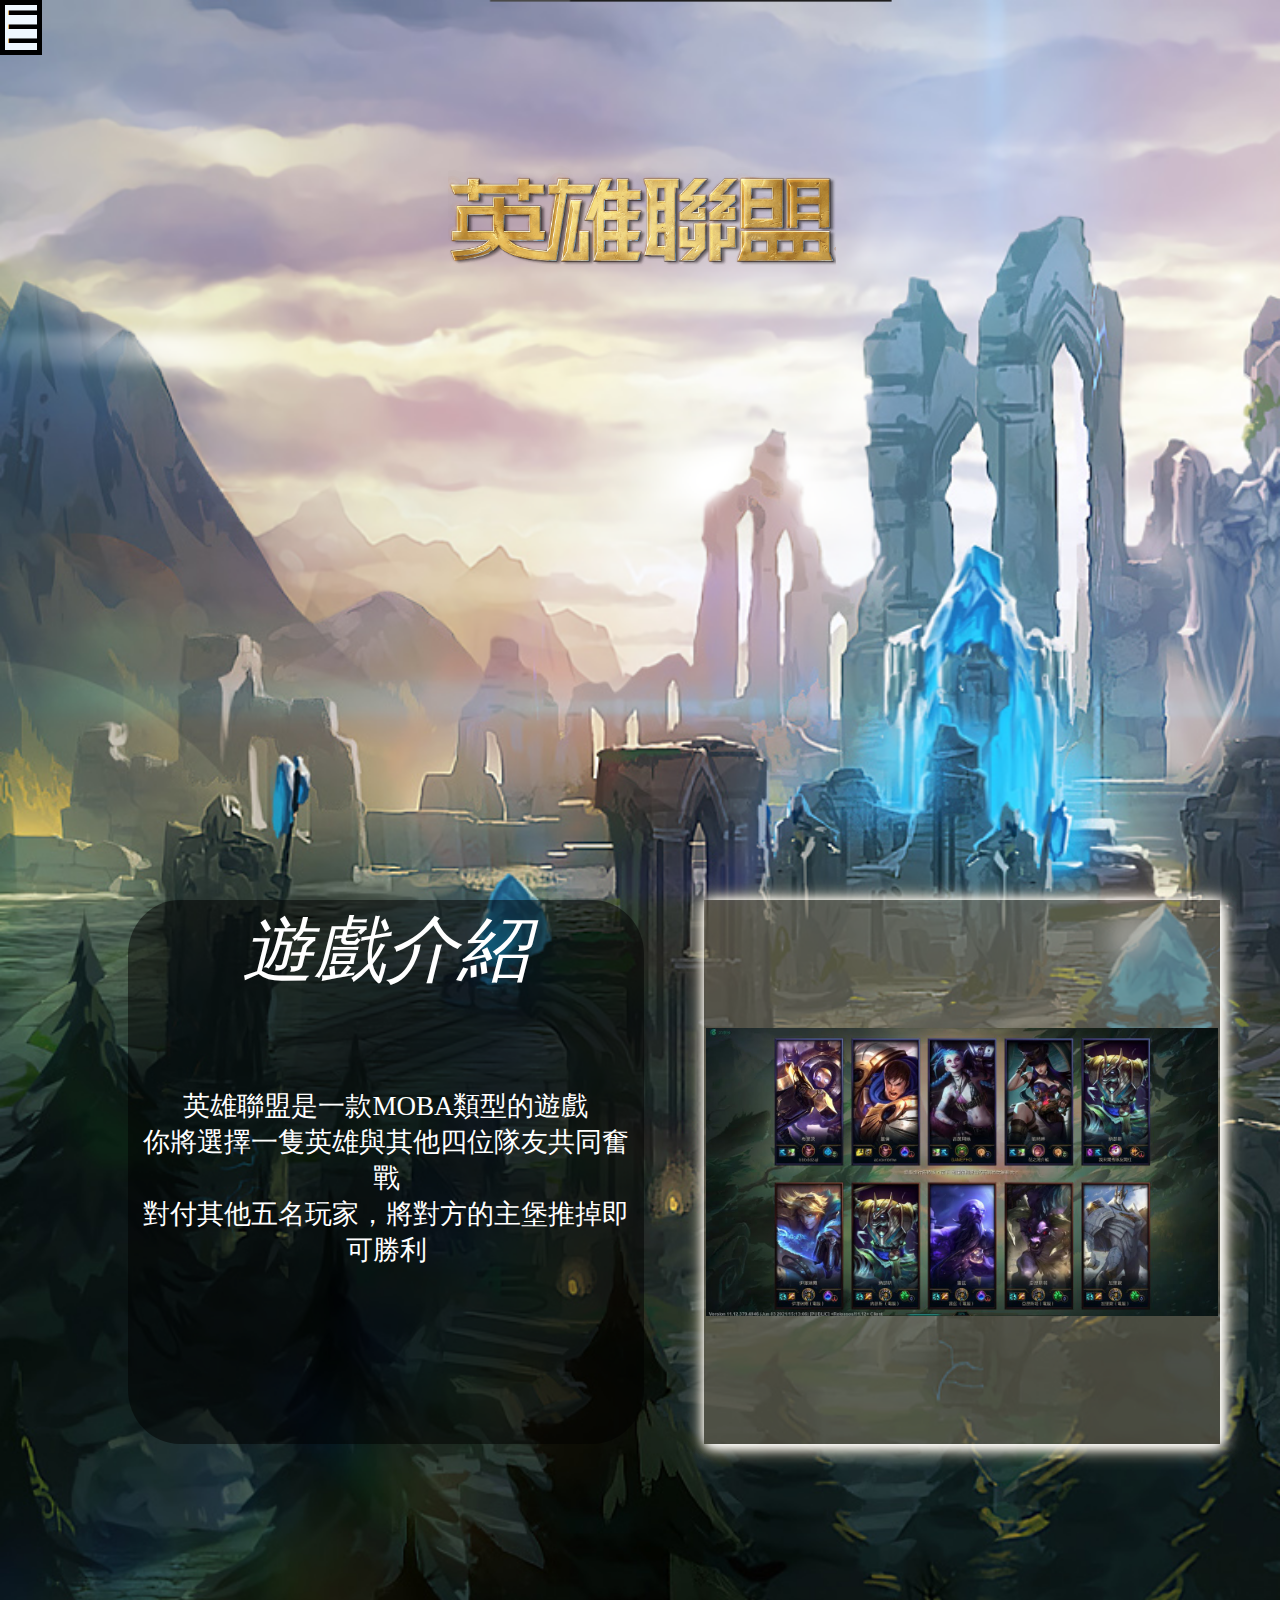
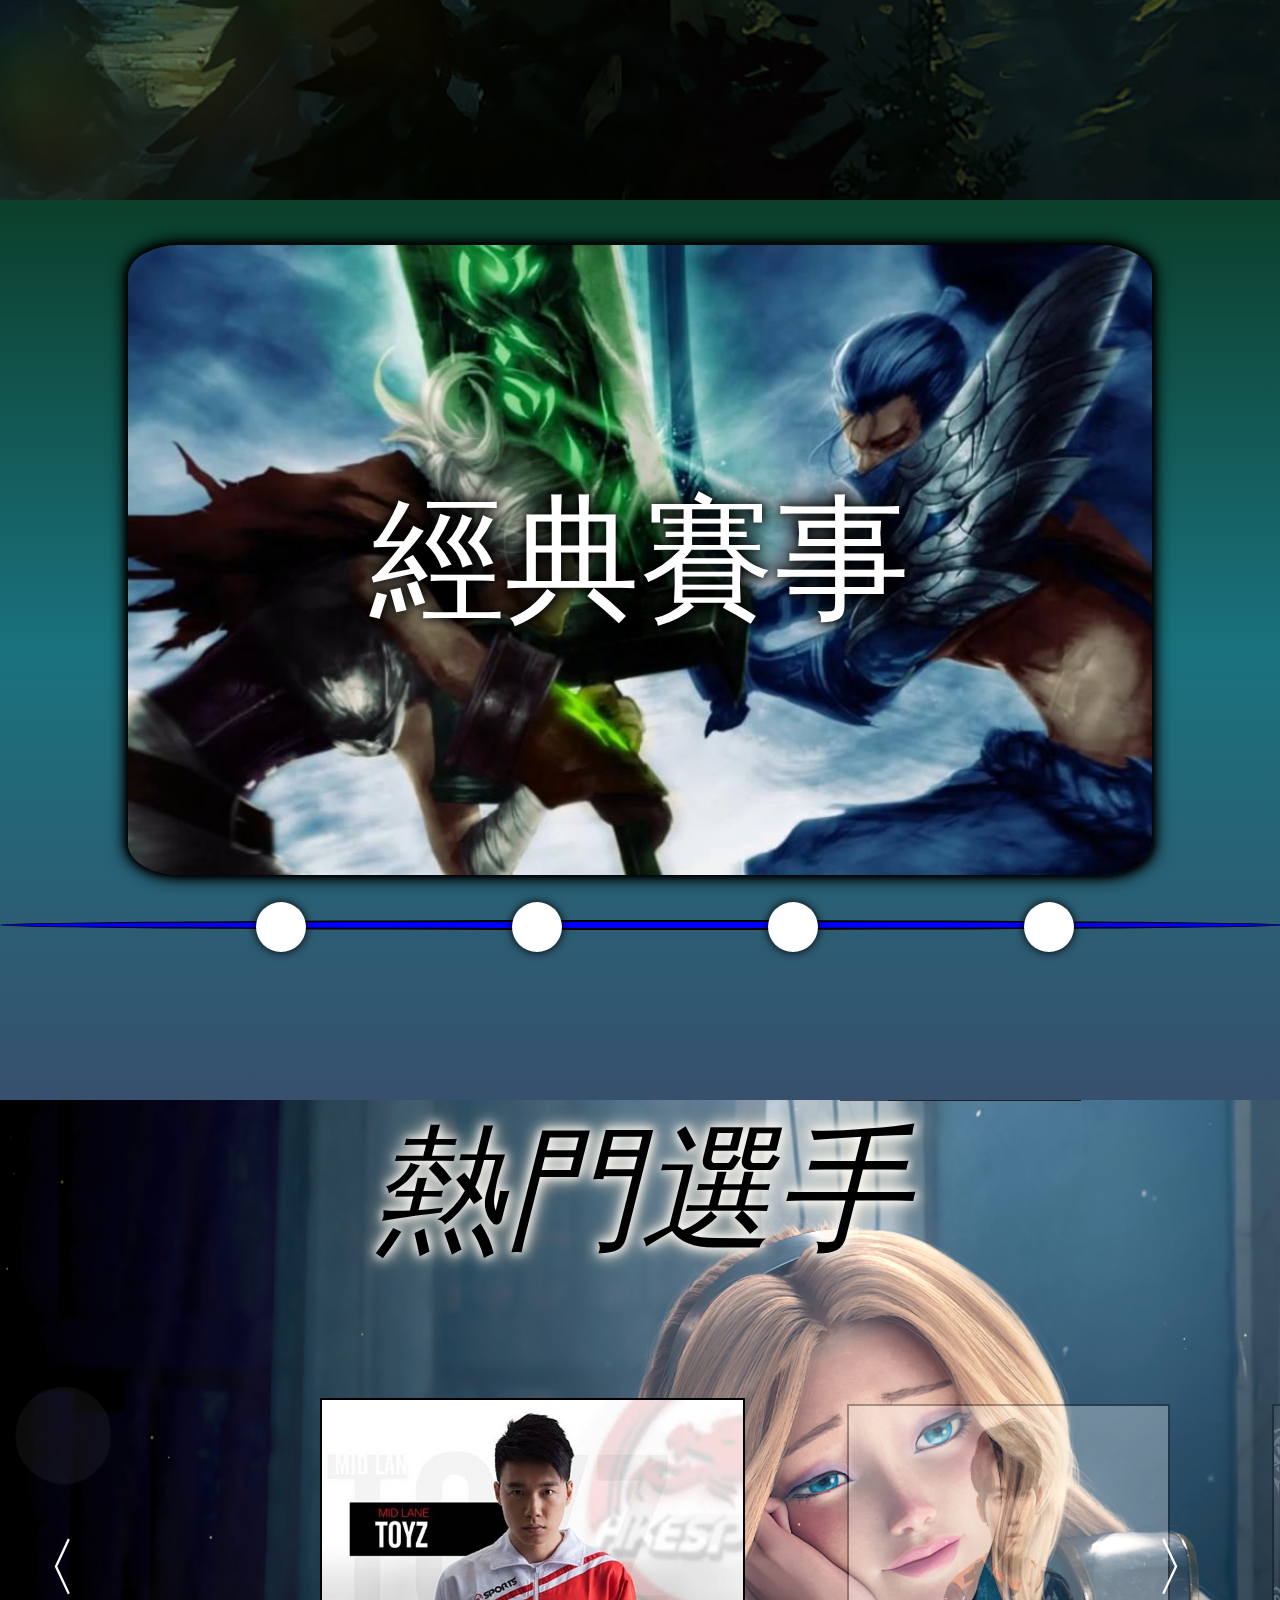
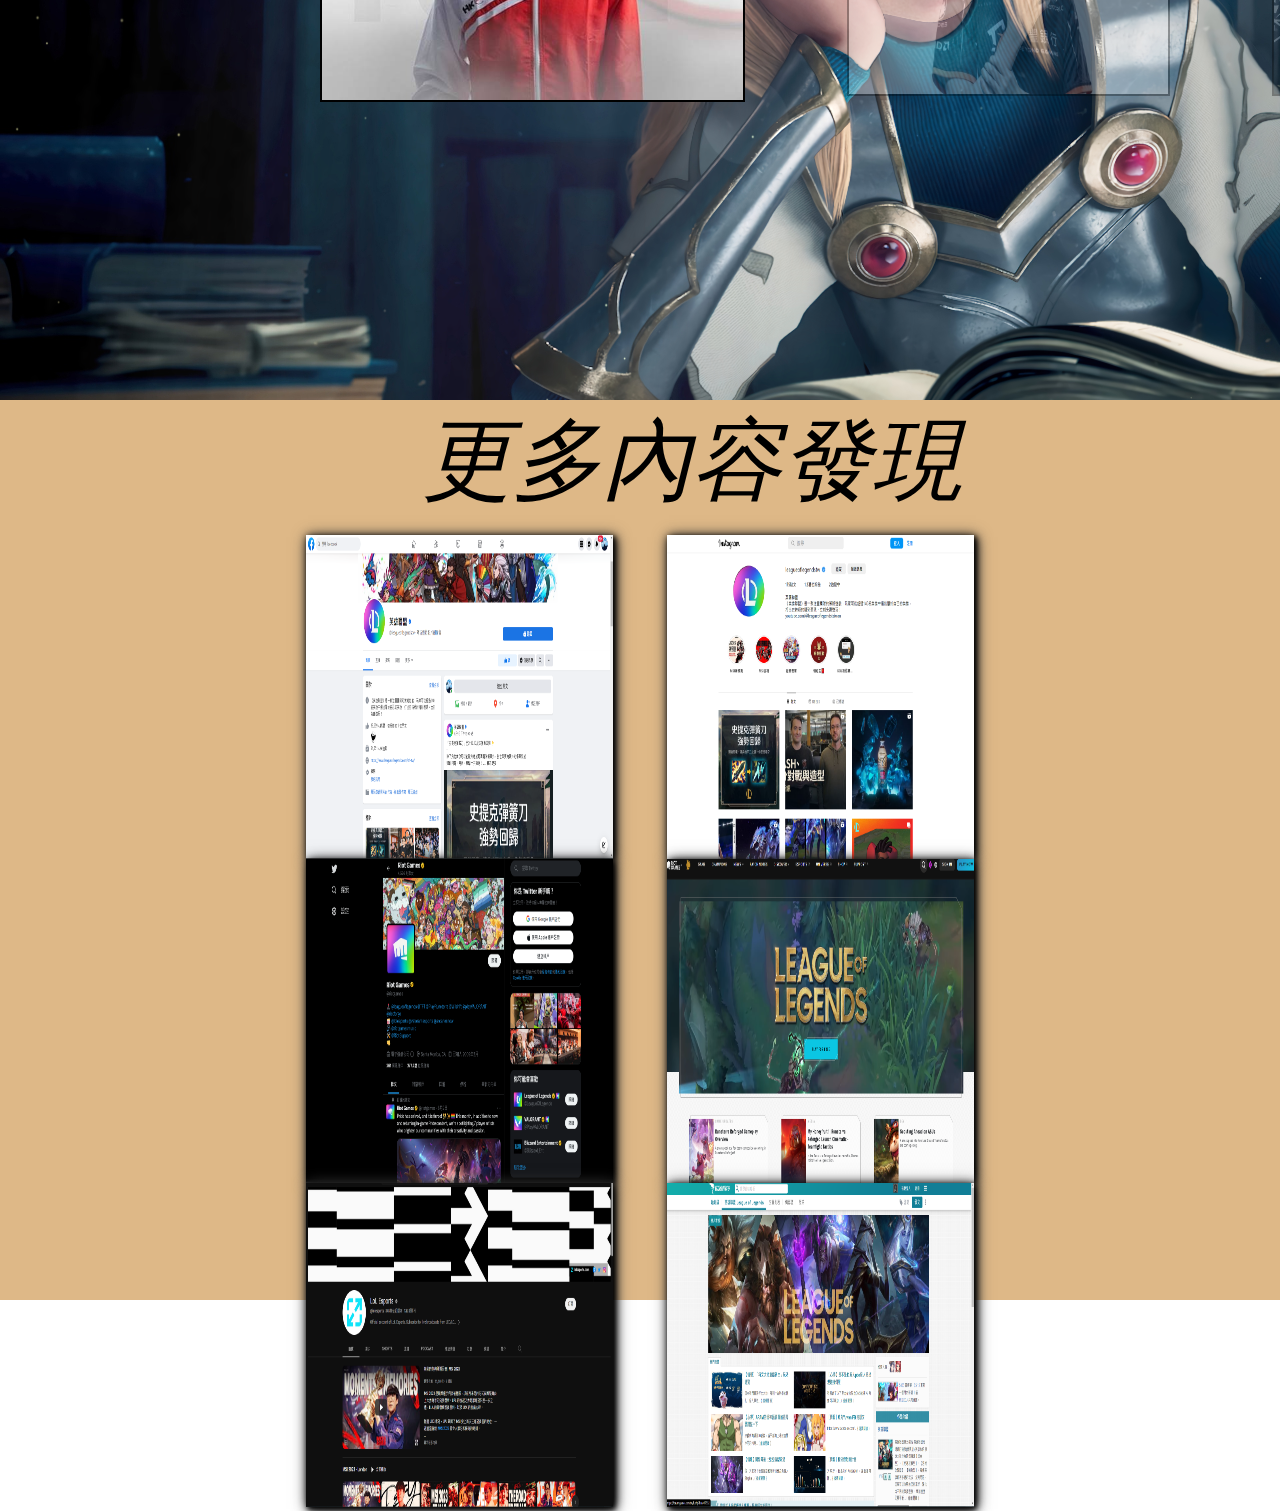
<file: 英雄聯盟/index.html>
<!DOCTYPE html>
<html lang="en">
<head>
    <meta charset="UTF-8">
    <meta http-equiv="X-UA-Compatible" content="IE=edge">
    <meta name="viewport" content="width=device-width, initial-scale=1.0">
    <title>Document</title>
    <style>
        *{
            margin: 0;
            padding: 0;
            
        }
        body{
            overflow-x: hidden;
        }
        .page1{
            width: 100vw;
            height: 200vh;
            background-color: aquamarine;
            overflow: hidden;
            background-image: url(../PICTUE/召喚峽谷.png);
            background-position: center;
            background-repeat: no-repeat;
            background-size: cover;
            

        }
        .page1 .header{
            position: relative;
            border: 2px solid transparent;
            background-position: center;
            background-repeat: no-repeat;
            background-size: cover;
            height: 20vh;
            width: 30vw;
            background-image: url(英雄聯盟.png);
            left: 35%;
            top:10vw;
       
        }
        .page1 .content{
            position: absolute;
            border:2px solid transparent;
            width: 40vw;
            height: 60vh;
            top:100%;
            left: 55%;  
            animation: 2s fade-in-animation linear ;
            display: flex;
            align-items: center;
            box-shadow: 2px 2px 10px white,2px 2px 15px white,2px 2px 20px wheat;
            background-color: rgb(131, 119, 98,0.5);
            
           
        

        }
        .page1 .introduce{
            position: absolute;
            border:2px solid transparent;
            width: 40vw;
            height: 60vh;
            top:100%;
            left: 10%;
            display: flex;
            flex-direction: column;
            gap: 10vh;
            background-color: rgba(0, 0, 0, 0.5); 
            border-radius:10% ; 

        }
        .introduce .item1{
            color:white;
            width: 100%;
            text-align: center;
            height: auto;
            font-size: 8vh;
            font-style: italic;

        }
        .introduce .item2{
            color: white;
            text-align: center;
            font-size:3vh;
            

}
@keyframes fade-in-animation {
  from {
    opacity: 0;
  }
  to {
    opacity: 1;
  }
}
        .page2{
            width: 100vw;
            height: 100vh;
            background:linear-gradient(to bottom,rgb(11, 63, 43),rgb(26, 114, 126),rgb(55, 80, 109));
            position: relative;
           

        }
        .page2 .timetable{
            width: 100%;

        }
        .page2line{
        
            width: 100VW;
            height: 6px;
            border-radius: 50%;
            position:absolute;
            background-color: blue;
            top: 80%;
            border: 2px solid black;
            
        }
        .page2content{
            width: 80%;
            height: 70%;
            position:absolute;
            background-color: transparent;
            left: 10%;
            top:5%;
            display: flex;
            flex-direction: row;
            
        }
        .page2content .item1{
            height: 100%;
            width: 50%;
            background-color: transparent;

        }
        .page2content .item2{
            height: 100%;
            width: 50%;
            display: flex;
            flex-direction: column;
            background-color:transparent;

        }
        .item2 .LOLteam{
            width: 100%;
            height: 50%;
            background-color:transparent;
        }
        .item2 .introduce{
            width: 100%;
            height: 50%;
            background-color: wheat;
            font-size: 5vh;
            display: flex;
            justify-content: center;
        }
        #team1back{
            background-image: url(TPA\ WIN1.jpg);
            background-position: top;
            background-repeat: no-repeat;
            background-size: cover;
        }
        #team2back{
            background-image: url(team-FW.png);
            background-position: top;
            background-repeat: no-repeat;
            background-size: cover;
        }
        #team3back{
            background-image: url(AHQ.png);
            background-position: center;
            background-repeat: no-repeat;
            background-size: cover;
        }
        #team4back{
            background-image: url(BYG.jpeg);
            background-position: center;
            background-repeat: no-repeat;
            background-size: cover;
        }
        #page2team1{
            display: none;

        }
        #page2team2{
            display: none;
            
        }
        #page2team3{
            display: none;
            
        }
        #page2team4{
            display: none;
            
        }
        #page2dot1{
        left: 20%;
    }
    #page2dot2{
        left: 40%;
    }
    #page2dot3{
        left: 60%;
    }
    #page2dot4{
        left: 80%; 
    }
    #page2dot1:hover{
        cursor: pointer;
        background-color: rgb(120, 117, 117);
    
    }
    #page2dot2:hover{
        cursor: pointer;
        background-color: rgb(120, 117, 117);
    }
    #page2dot3:hover{
        cursor: pointer;
        background-color: rgb(120, 117, 117);
    }
    #page2dot4:hover{
        cursor: pointer;
        background-color: rgb(120, 117, 117);
    }
    .dot{
        width: 50px;
        height: 50px;
        border-radius: 50%;
        position: absolute;
        background-color: rgb(255, 255, 255);
        top: 78%;
        box-shadow: 0 0 10px black;
    }
        .page3{
            width: 100vw;
            height: 100vh;
            background-color: white;
            background-image: url(page3.png);
            display: flex;
            align-items: center;
            justify-content: center;
            overflow: hidden;
            position: relative;
        
            
        }
        .page3content{
            border:3px solid transparent;
            height: 80%;
            display: flex;
            justify-content: center;
            align-items: center;
            gap: 8vw;
            position: relative;
            left: 90%;
            transition: left 0.1s linear;


        }
        #page2back{
            background-image: url(page2.jpeg);
            background-position: center;
            background-repeat: no-repeat;
            background-size: cover;
            color: white;
            display: flex;
            align-items: center;
            justify-content: center;
            font-size: 15vh;
            border-radius: 5%;
            text-shadow: 0 0 10px black,0 0 20px black,0 0 30px black;
            box-shadow: 0 0 5px black,0 0 10px black,0 0 15px black,0 0 20px black;

        }
        .page3header{
            width: auto;
            height: auto;
            position:absolute;
            font-size: 15vh;
            top: 0;
            text-shadow: 0 0 10px white,0 0 15px white,0 0 20px wheat;
            font-style:italic;
        }
        .page3main{
            height: auto;
            width: 33%;
            border: 2px solid black;
            transition: width 0.1s linear,height,0.1s linear;

        }
        .page3second{
            height: 40%;
            width: 25%;
            border: 2px solid black;
            opacity: 0.3;
            transition: height 0.1s linear,width 0.1s linear,opacity 0.1s linear;

        }
        .page3button{
            position: absolute;
            height: 6vh;
            width: 3vw;
            background-color: transparent;
            border-radius: 50%;
            color: rgb(255, 255, 255);
            font-size: 7vh;
            text-align: center;
            border-color: transparent;
        }.page3button:hover{

            color:rgb(102, 102, 98);
            cursor: pointer;
          
        }
        #next{
            left: 90%;
        }  
        #last{
            left: 1%;
        }
        .page4{
            width: 100vw;
            height: 100vh;
            background-color: burlywood;
            display: flex;
            flex-wrap: wrap;
            position: relative;
            display: flex;
            align-items: center;
            justify-content: center;
           
        }
      
        .menu{
            font-size: 5vh;
            position: relative;
            width: auto;
            height: auto;
            top: 0%;
            left: 0;
            
        }
        .page4header{
            font-style: italic;
            width: auto;
            height: auto;
            font-size: 10vh;
            position: absolute;
            left: 33%;
            top: 0;


        }
        .page4content{
            width: 80%;
            height: 80%;
            position: relative;
            border: 2px solid transparent;
            top:5%;
            display: flex;
            flex-wrap: wrap;
            align-items: center;
            justify-content: center;
            column-gap: 6vh;
        }
        .page4content .item{
            width: 30%;
            height: 45%;
            background-color: beige;
            position: relative;
            box-shadow: 2px 2px 5px black,2px 2px 10px black,2px 2px 15px rgb(83, 83, 83);
        }
        .page4content .item:hover{
            transform: translateY(-1vh);
            cursor: pointer;
            
        }
        .nav{
            position: fixed;
            width: 2.5vw;
            height: 5vh;
            top: 0;
            border: 5px solid black;
            overflow: hidden;
            display: flex;
            background-color: aliceblue;
            align-items: center;
            font-size: 5vh;
            transition: width 0.5s linear,height 0.5s linear;
        }
        .nav:hover{
            cursor: pointer;

        }
        .navLOGO{
            margin-left: 5vh;
            height: 100%;
            width: 10vw;
        }
        .navLOGO:hover{
            cursor: pointer;
            background-color: rgb(123, 125, 126);
        }
        .navitem{
            position: relative;
            border: 2px solid black;
            width: 30%;
            height: 90%;
            margin-left: 1vw;
        }
        #nav1{
            background-color: rgb(165, 168, 170);
        }
        #nav2:hover{
            background-color: rgb(165, 168, 170);
            cursor: pointer;
        }
        #nav3:hover{
            background-color: rgb(165, 168, 170);
            cursor: pointer;
        }
        #nav4:hover{
            background-color: rgb(165, 168, 170);
            cursor: pointer;
        }
        .back{
            position: fixed;
            right: 0;
            top: -100%;
            width: 5vw;
            height: auto;
            transition: top 1s linear ;

        }
        .top{
            text-align: center;
            position: fixed;
            border: 2px solid rgb(2, 2, 2);
            right: 0.5%;
            top: -100%;
            background-color:aliceblue;
            width: 4vw;
            height: 5vh;
            transition: top 1s linear ;
            box-shadow: 0 0 5px black,0 0 10px black,0 0 .15px black;
            font-size: 3vh;
            border-radius: 10%;
            
        }
        .top:hover{
            background-color: rgb(111, 137, 161);
            cursor: pointer;
        }


    </style>
</head>
<body>
    <div class="page1">
        <div class="header"></div>
        <div class="introduce">
            <div class="item1"> 遊戲介紹</div>
            <div class="item2">英雄聯盟是一款MOBA類型的遊戲<br>你將選擇一隻英雄與其他四位隊友共同奮戰<br>對付其他五名玩家，將對方的主堡推掉即可勝利</div>
    </div>
        <div class="content"><image id="image" src="PICTURE1.jpg" width=100%></image></div>
    </div>
    <div class="page2"><div class=page2line>
    </div>
    <div id="page2dot1" class="dot"></div>
    <div id="page2dot2" class="dot"></div>
    <div id="page2dot3" class="dot"></div>
    <div id="page2dot4" class="dot"></div>
    <div class="page2content" id="page2back">經典賽事</div>
    <div class="page2content" id="page2team1">
        <div class="item1">
            <iframe width="100%" height="100%" src="https://www.youtube.com/embed/ihaZK48a9Lw" title="S2 TPA vs. AZF 世界冠軍賽!~精彩回顧" frameborder="0" allow="accelerometer; autoplay; clipboard-write; encrypted-media; gyroscope; picture-in-picture; web-share" allowfullscreen></iframe>
        </div>
        <div class="item2">
            <div class="LOLteam" id="team1back"></div>
            <div class="introduce">隊名：TPA_全名為Taipei-Assassins<br> 於2012年10月14日拿下英雄聯盟Season2第二季世界錦標賽<br>成員：Mistake、Stanely、Toyz、Bebe、Lilballz</div>
        </div>
    </div>
    <div class="page2content" id="page2team2">
        <div class="item1">
            <iframe width="100%" height="100%" src="https://www.youtube.com/embed/xlhvC_u8Z_k" title="SKT vs FW 電狼覺醒完美碾壓SKT！| 《LOL》2016 世界大賽 | 16強小組賽 W1D4 精華 Highlights" frameborder="0" allow="accelerometer; autoplay; clipboard-write; encrypted-media; gyroscope; picture-in-picture; web-share" allowfullscreen></iframe>
        </div>
        <div class="item2">
            <div class="LOLteam" id="team2back"></div>
            <div class="introduce">隊名：FW_全名為Flash-wolf<br> 於英雄聯盟2016賽季全球16強小組賽中壓制三冠王Faker<br>成員：MMD、Karsa、Maple、NL、SwortArt</div>
        </div>
    </div>
    <div class="page2content" id="page2team3">
        <div class="item1">
            <iframe width="100%" height="100%" src="https://www.youtube.com/embed/8bNu7LZ2MaU" title="AHQ vs SKT LMS打架王史詩級弒神之役！西門鎖飛斯全場沸騰！ | 2017 世界大賽小組賽 W2D4 精華 Highlights" frameborder="0" allow="accelerometer; autoplay; clipboard-write; encrypted-media; gyroscope; picture-in-picture; web-share" allowfullscreen></iframe>
        </div>
        <div class="item2">
            <div class="LOLteam" id="team3back"></div>
            <div class="introduce">隊名：AHq_全名為ahqe-SportsClub<br> 於英雄聯盟2017世界大賽小組賽中擊敗連冠隊伍SKT<br>成員：Ziv、mountain、westdoor、AN、Albis</div>
        </div>
    </div>
    <div class="page2content" id="page2team4">
        <div class="item1">
            <iframe width="100%" height="100%" src="https://www.youtube.com/embed/bOVVrJ_Oeq8" title="HLE vs BYG | Chovy Esports vs Doggo Gaming！PK做夢都沒想到要打Chovy！Game 1 | 入圍賽Bo5 | 2021 S11世界賽精華" frameborder="0" allow="accelerometer; autoplay; clipboard-write; encrypted-media; gyroscope; picture-in-picture; web-share" allowfullscreen></iframe>
        </div>
        <div class="item2">
            <div class="LOLteam" id="team4back"></div>
            <div class="introduce">隊名：BYG_全名為Beyond-Gaming <br> 於英雄聯盟2021世界大賽中對上奪冠熱門選手Chovy<br>成員：Liang、Husha、PK、Doggo、Kino</div>
        </div>
    </div>
</div>
    <div class="page3">
        <div class="page3header">熱門選手</div>
        <div class="page3content">
            <image src="TOYZ.jpeg"id=1 class="page3main" width="200px" height="auto"></image>
            <image src="LIANG.jpeg"id=2 class="page3second"></image>
            <image src="ZIV.jpg"id=3 class="page3second"></image>
            <image src="STANELY.jpeg"id=4 class="page3second"></image>
            <image src="Maple.jpg"id=5 class="page3second"></image>
            <image src="Karsa.jpeg"id=6 class="page3second"></image>
            <image src="BEBE.jpg"id=7 class="page3second"></image>
        </div>
        <button class="page3button" id="last">&#12296;</button>
        <button class="page3button" id="next">&#12297;</button>
    </div>
    <div class="page4">
        <div class="page4header">更多內容發現</div>
        <div class="page4content">
            <div class="item" id="connect1"><img src="LOLfacebook.png" alt="" width="100%" height=100%></img></div>
            <div class="item"id="connect2"><img src="LOLIG.png" width="100%" height="100%"></div>
            <div class="item"id="connect3"><img src="LOLTwitter.png" width="100%" height="100%"></div>
            <div class="item"id="connect4"><img src="LOL電競官網.png" width="100%" height="100%"></div>
            <div class="item"id="connect5"><img src="LOL電競賽事.png" width="100%" height="100%"></div>
            <div class="item"id="connect6"><img src="巴哈.png" width="100%" height="100%"></div>

        </div>
        
    </div>
    <div class="nav">
    <div class="menu">☰</div>
    <div class="navLOGO"><a href="../index.html"><img src="../PICTUE/LOGO1.png" height="100%"  width="100%" ></a></div>
    <div class="navitem" id="nav1" ><img src="../PICTUE/LOL LOGO.png" height="100%" width="100%"></div>
    <div class="navitem"id="nav2"><a href="../傳說對決/index.html"><img src="../PICTUE/LEGEND LOGO.png" height="100%" width="100%"></a></div>
 <div class="navitem" id="nav3"><a href="../跑跑卡丁車/index.html"><img src="../PICTUE/_rush_.png" height="100%" width="100%"></a></div>
    <div class="navitem" id="nav4"> <a href="../爐石戰記/index.html"> <img src="../PICTUE/爐石 LOGO.png" height="100vh" width="100%"></a></div>
    </div>
    <image src="../PICTUE/rope.png  " class="back">
    </image>
    <div class="top">TOP</div>
    
</body>
<script>
    const back=document.querySelector('.back')
    const backtop=document.querySelector('.top')

    const page1content=document.querySelector('.page1 .content')
    const page1image=document.getElementById('image')
    const page2team1=document.getElementById('page2team1')
    const page2team2=document.getElementById('page2team2')
    const page2team3=document.getElementById('page2team3')
    const page2team4=document.getElementById('page2team4')
    const page2dot1=document.getElementById('page2dot1')
    const page2dot2=document.getElementById('page2dot2')
    const page2dot3=document.getElementById('page2dot3')
    const page2dot4=document.getElementById('page2dot4')
    const page3content=document.querySelector('.page3content')
    var currentid=1;
    var celebrity=document.getElementById(currentid)
    const nextbutton=document.getElementById('next')
    const lastbutton=document.getElementById('last')
    var currentpage=90;
    const connect1=document.getElementById('connect1')
    const connect2=document.getElementById('connect2')
    const connect3=document.getElementById('connect3')
    const connect4=document.getElementById('connect4')
    const connect5=document.getElementById('connect5')
    const connect6=document.getElementById('connect6')
    const nav=document.querySelector('.nav')
    const menu=document.querySelector('.menu')
    const navLOGO=document.querySelector('.navLOGO')
    const nav1=document.getElementById('nav1')
    const nav2=document.getElementById('nav2')
    const nav3=document.getElementById('nav3')
  
    function imagechange(){
        page1content.style.animation="none"
        void page1content.offsetWidth;
        if(page1image.src.includes('PICTURE1.jpg')){
            page1image.src='PICTURE3.jpg'
        }
       else if(page1image.src.includes('PICTURE3.jpg')){
        page1image.src='PICTURE2.png'
        }
       else if(page1image.src.includes('PICTURE2.png')){
        page1image.src='PICTURE1.jpg'

    }
    page1content.style.animation=null
}
    setInterval(imagechange,7000)

    page2dot1.addEventListener('click',function(){
        page2team1.style.display='flex';
        page2team2.style.display='none';
        page2team3.style.display='none';
        page2team4.style.display='none';
        page2dot1.style.backgroundColor='gray'
        page2dot2.style.backgroundColor='white'
        page2dot3.style.backgroundColor='white'
        page2dot4.style.backgroundColor='white'
    })
    page2dot2.addEventListener('click',function(){
        page2team1.style.display='none';
        page2team2.style.display='flex';
        page2team3.style.display='none';
        page2team4.style.display='none';
        page2dot2.style.backgroundColor='gray'
        page2dot1.style.backgroundColor='white'
        page2dot3.style.backgroundColor='white'
        page2dot4.style.backgroundColor='white'
    })
    page2dot3.addEventListener('click',function(){
        page2team1.style.display='none';
        page2team2.style.display='none';
        page2team3.style.display='flex';
        page2team4.style.display='none';
        page2dot3.style.backgroundColor='gray'
        page2dot2.style.backgroundColor='white'
        page2dot4.style.backgroundColor='white'
        page2dot1.style.backgroundColor='white'
    })
    page2dot4.addEventListener('click',function(){
        page2team1.style.display='none';
        page2team2.style.display='none';
        page2team3.style.display='none';
        page2team4.style.display='flex';
        page2dot4.style.backgroundColor='gray'
        page2dot2.style.backgroundColor='white'
        page2dot3.style.backgroundColor='white'
        page2dot1.style.backgroundColor='white'
    })
    nextbutton.addEventListener('click',function(){
        if(currentpage>-90){
            currentpage=currentpage-30;
            celebrity.classList.remove("page3main")
            celebrity.classList.add("page3second")
            currentid=currentid+1;
            celebrity=document.getElementById(currentid);
            celebrity.classList.remove("page3second")
            celebrity.classList.add("page3main")
            page3content.style.left=currentpage+'%'
        }

          
    })
    lastbutton.addEventListener('click',function(){
        if(currentpage<90){
            currentpage=currentpage+30;
            celebrity.classList.remove("page3main")
            celebrity.classList.add("page3second")
            currentid=currentid-1;
            celebrity=document.getElementById(currentid);
            celebrity.classList.remove("page3second")
            celebrity.classList.add("page3main")
            page3content.style.left=currentpage+'%'}

          
    })
    connect1.addEventListener('click',function(){
        window.location.href = 'https://www.facebook.com/leagueoflegendstw/';
    })
    connect2.addEventListener('click',function(){
        window.location.href = 'https://www.instagram.com/leagueoflegendstw/';
    })
    connect3.addEventListener('click',function(){
        window.location.href = 'https://twitter.com/riotgames';
    })
    connect4.addEventListener('click',function(){
        window.location.href = 'https://www.leagueoflegends.com/zh-tw/news/esports/?_gl=1*1517a40*_ga*NjgzMDYzMzQwLjE2ODUwODAwOTk.*_ga_FXBJE5DEDD*MTY4NjUxMDE2Mi4xNC4wLjE2ODY1MTAxNjIuNjAuMC4w&_ga=2.144000370.678514733.1686507930-683063340.1685080099';
    })
    connect5.addEventListener('click',function(){
        window.location.href = 'https://www.youtube.com/@lolesports';
    })
    connect6.addEventListener('click',function(){
        window.location.href = 'https://forum.gamer.com.tw/B.php?bsn=17532&subbsn=3';
    })
    menu.addEventListener('click',function(){
        if(menu.textContent=='☰'){
            menu.textContent='☲'
            nav.style.width='100vw'
            nav.style.height='10vh'


        }
        else if(menu.textContent=='☲'){
            menu.textContent='☰'
            nav.style.width='2.5vw'
            nav.style.height='5vh'
        }
    })
    
    

//偵測滾動距離
window.addEventListener('scroll', function() {
  
  var scrollPosition = window.pageYOffset || document.documentElement.scrollTop;
  if(scrollPosition>=200){
    back.style.top='0%'
    backtop.style.top='78%'
  }
  else{
    back.style.top='-100%'
    backtop.style.top='-100%'
  } 
});
    backtop.addEventListener('click',function(){
        window.scrollTo({
    top: 0,
    behavior: 'smooth'
  });

    })       
    
</script>
</html>
</file>
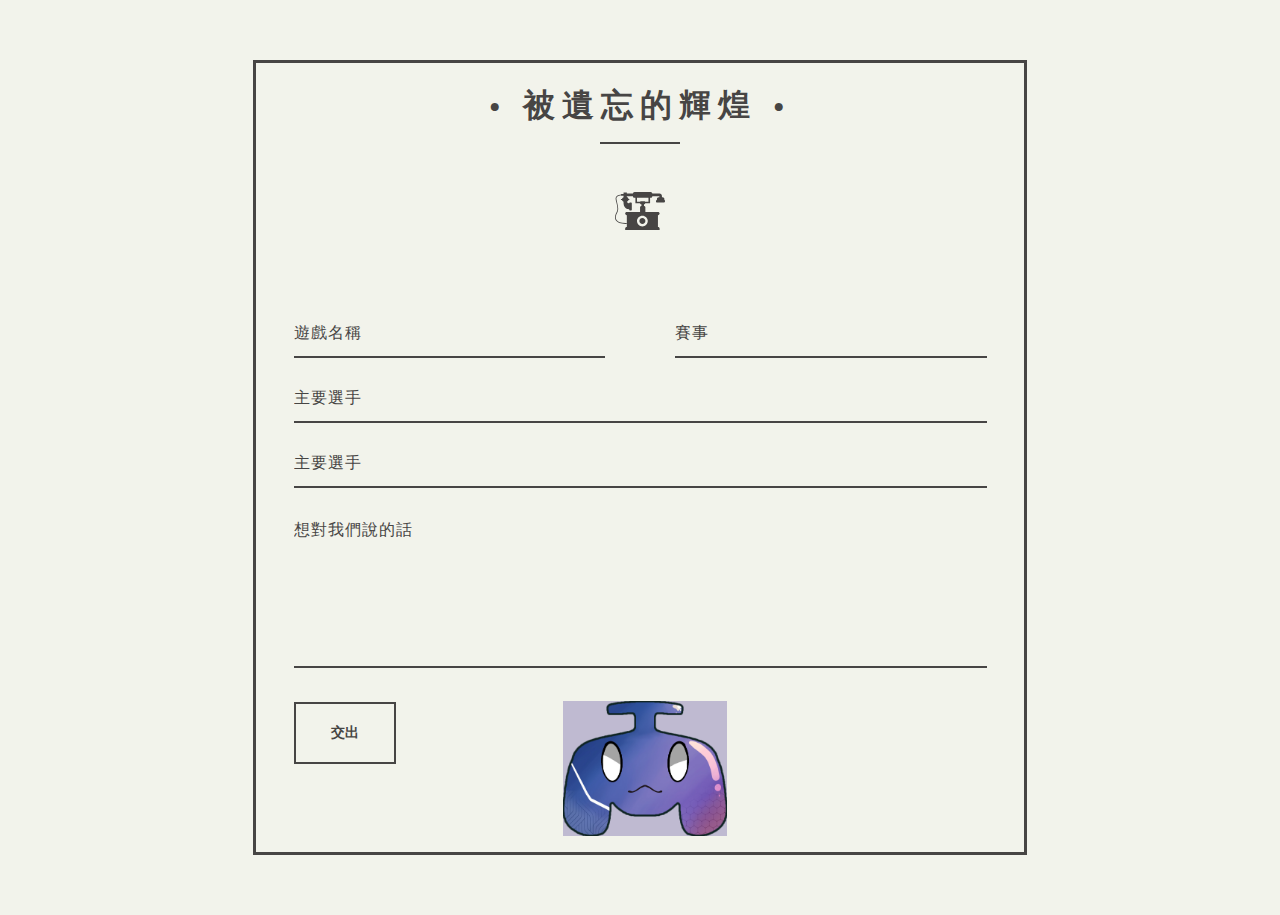
<file: form.html>
<!DOCTYPE html>
<html lang="en">
<head>
  <meta charset="UTF-8">
  <meta name="viewport" content="width=device-width, initial-scale=1.0">
  <title>Document</title>
  <style>
    @import url(https://fonts.googleapis.com/css?family=Montserrat:400,700);

html {
  font-family: 'Montserrat', Arial, sans-serif;
  -ms-text-size-adjust: 100%;
  -webkit-text-size-adjust: 100%;
}

body {
  background: #F2F3EB;
}

button {
  overflow: visible;
}

button, select {
  text-transform: none;
}

button, input, select, textarea {
  color: #5A5A5A;
  font: inherit;
  margin: 0;
}

input {
  line-height: normal;
}

textarea {
  overflow: auto;
}

#container {
  border: solid 3px #474544;
  max-width: 768px;
  margin: 60px auto;
  position: relative;
}

form {
  padding: 37.5px;
  margin: 50px 0;
}

h1 {
  color: #474544;
  font-size: 32px;
  font-weight: 700;
  letter-spacing: 7px;
  text-align: center;
  text-transform: uppercase;
}

.underline {
  border-bottom: solid 2px #474544;
  margin: -0.512em auto;
  width: 80px;
}

.icon_wrapper {
  margin: 50px auto 0;
  width: 100%;
}

.icon {
  display: block;
  fill: #474544;
  height: 50px;
  margin: 0 auto;
  width: 50px;
}

.email {
	float: right;
	width: 45%;
}

input[type='text'], [type='email'], select, textarea {
	background: none;
  border: none;
	border-bottom: solid 2px #474544;
	color: #474544;
	font-size: 1.000em;
  font-weight: 400;
  letter-spacing: 1px;
	margin: 0em 0 1.875em 0;
	padding: 0 0 0.875em 0;
  text-transform: uppercase;
	width: 100%;
	-webkit-box-sizing: border-box;
	-moz-box-sizing: border-box;
	-ms-box-sizing: border-box;
	-o-box-sizing: border-box;
	box-sizing: border-box;
	-webkit-transition: all 0.3s;
	-moz-transition: all 0.3s;
	-ms-transition: all 0.3s;
	-o-transition: all 0.3s;
	transition: all 0.3s;
}

input[type='text']:focus, [type='email']:focus, textarea:focus {
	outline: none;
	padding: 0 0 0.875em 0;
}

.message {
	float: none;
}

.name {
	float: left;
	width: 45%;
}

select {
  background: url('https://cdn4.iconfinder.com/data/icons/ionicons/512/icon-ios7-arrow-down-32.png') no-repeat right;
  outline: none;
}

select::-ms-expand {
  display: none;
}

.subject {
  width: 100%;
}

.telephone {
  width: 100%;
}

textarea {
	line-height: 150%;
	height: 150px;
	resize: none;
  width: 100%;
}

::-webkit-input-placeholder {
	color: #474544;
}

:-moz-placeholder { 
	color: #474544;
	opacity: 1;
}

::-moz-placeholder {
	color: #474544;
	opacity: 1;
}

:-ms-input-placeholder {
	color: #474544;
}

#form_button {
  background: none;
  border: solid 2px #474544;
  color: #474544;
  cursor: pointer;
  display: inline-block;
  font-family: 'Helvetica', Arial, sans-serif;
  font-size: 0.875em;
  font-weight: bold;
  outline: none;
  padding: 20px 35px;
  text-transform: uppercase;
  -webkit-transition: all 0.3s;
	-moz-transition: all 0.3s;
	-ms-transition: all 0.3s;
	-o-transition: all 0.3s;
	transition: all 0.3s;
}

#form_button:hover {
  background: #474544;
  color: #F2F3EB;
}

@media screen and (max-width: 768px) {
  #container {
    margin: 20px auto;
    width: 95%;
  }
}

@media screen and (max-width: 480px) {
  h1 {
    font-size: 26px;
  }
  
  .underline {
    width: 68px;
  }
  
  #form_button {
    padding: 15px 25px;
  }
}

@media screen and (max-width: 420px) {
  h1 {
    font-size: 18px;
  }
  
  .icon {
    height: 35px;
    width: 35px;
  }
  
  .underline {
    width: 53px;
  }
  
  input[type='text'], [type='email'], select, textarea {
    font-size: 0.875em;
  }
}
.LOGO{
            height: 15vh;
            width: auto;
            position:absolute;
            bottom: 2%;
            background-color: rgb(140, 129, 184,0.5);
        left: 40%;

        } .LOGO:hover{
            cursor: pointer;
            box-shadow: 0 0 5px palevioletred,0 0 10px plum ,0 0 15px purple;
            border-radius: 10%;

        }
  </style>
</head>
<body>
  <div id="container">
    <h1>&bull; 被遺忘的輝煌 &bull;</h1>
    <div class="underline">
    </div>
    <div class="icon_wrapper">
      <svg class="icon" viewBox="0 0 145.192 145.192">
        <path d="M126.82,32.694c-2.804,0-5.08,2.273-5.08,5.075v2.721c-1.462,0-2.646,1.185-2.646,2.647v1.995    c0,1.585,1.286,2.873,2.874,2.873h20.577c1.462,0,2.646-1.185,2.646-2.647v-3.041c0-1.009-0.816-1.825-1.823-1.825v-2.722    c0-2.802-2.276-5.075-5.079-5.075h-1.985v-3.829c0-3.816-3.095-6.912-6.913-6.912h-0.589h-20.45c0-2.67-2.164-4.835-4.833-4.835    H56.843c-2.67,0-4.835,2.165-4.835,4.835H34.356v-3.384h-9.563v3.384v1.178h-7.061v1.416c-2.67,0.27-10.17,1.424-13.882,5.972    c-1.773,2.17-2.44,4.791-1.983,7.793c0.463,3.043,1.271,6.346,2.128,9.841c2.354,9.616,5.024,20.515,0.549,28.077    C2.647,79.44-3.125,90.589,2.201,99.547c4.123,6.935,13.701,10.44,28.5,10.44c1.186,0,2.405-0.023,3.658-0.068v9.028h-0.296    c-2.516,0-4.558,2.039-4.558,4.558v4.566h100.04v-4.564c0-2.519-2.039-4.558-4.558-4.558h-0.297V84.631h0.297    c2.519,0,4.558-2.037,4.558-4.556v-0.009c0-2.516-2.039-4.556-4.556-4.556l-36.786-0.009V61.973c0-2.193-1.777-3.971-3.972-3.971    v-4.711h0.456c1.629,0,2.952-1.32,2.952-2.949h14.227V34.459h1.658c2.672,0,4.834-2.165,4.834-4.834h20.45v3.069H126.82z     M34.06,75.511c-2.518,0-4.558,2.04-4.558,4.556v0.009c0,2.519,2.042,4.556,4.558,4.556h0.296v24.12l-0.042-1.168    c-15.994,0.574-26.122-2.523-30.106-9.229C-0.464,90.5,4.822,80.347,6.55,77.423c4.964-8.382,2.173-19.774-0.29-29.825    c-0.843-3.442-1.639-6.696-2.088-9.638c-0.354-2.35,0.129-4.3,1.484-5.958c3.029-3.714,9.509-4.805,12.076-5.1v1.233h7.061v1.49    v2.684c-2.403,1.114-4.153,2.997-4.676,5.237H18.15c-0.584,0-1.056,0.474-1.056,1.056v0.83c0,0.584,0.475,1.056,1.056,1.056h1.984    c0.561,2.18,2.304,3.999,4.658,5.092v0.029c0,0-2.282,20.823,16.479,22.099v1.102c0,1.177,0.955,2.133,2.133,2.133h3.297    c1.178,0,2.133-0.956,2.133-2.133V50.135c0-1.177-0.955-2.132-2.133-2.132h-3.297c-1.178,0-2.133,0.955-2.133,2.132    c-1.575-0.235-5.532-1.17-6.635-4.547c2.36-1.092,4.109-2.913,4.669-5.097h1.308c0.722,0,1.309-0.584,1.309-1.308v-0.578    c0-0.584-0.475-1.056-1.056-1.056h-1.539c-0.542-2.332-2.416-4.271-4.968-5.363v-2.559h17.651c0,2.67,2.166,4.835,4.836,4.835 h2.392v15.88h13.639c0,1.629,1.321,2.949,2.951,2.949h0.899v4.711c-2.194,0-3.972,1.778-3.972,3.971v13.529L34.06,75.511z     M95.188,101.78c0,8.655-7.012,15.665-15.664,15.665c-8.653,0-15.667-7.01-15.667-15.665c0-8.647,7.014-15.664,15.667-15.664    C88.177,86.116,95.188,93.132,95.188,101.78z M97.189,45.669h-9.556c0-0.896-0.726-1.62-1.619-1.62H74.494    c-0.896,0-1.621,0.727-1.621,1.62h-8.967v-11.21h33.283V45.669z"></path>
        <path d="M70.865,101.78c0,4.774,3.886,8.657,8.66,8.657c4.774,0,8.657-3.883,8.657-8.657c0-4.773-3.883-8.656-8.657-8.656    C74.751,93.124,70.865,97.006,70.865,101.78z"></path>
      </svg>
    </div>
    <form action="#" method="post" id="contact_form">
      <div class="name">
        <label for="name"></label>
        <input type="text" placeholder="遊戲名稱" name="name" id="name_input" required>
      </div>
      <div class="email">
        <label for="text"></label>
        <input type="text" placeholder="賽事" name="email" id="email_input" required>
      </div>
      <div class="telephone">
        <label for="text"></label>
        <input type="text" placeholder="主要選手" name="telephone" id="telephone_input" required>
      </div>
      <div class="telephone">
        <label for="name"></label>
        <input type="text" placeholder="主要選手" name="telephone" id="telephone_input" required>
      <div class="message">
        <label for="message"></label>
        <textarea name="message" placeholder="想對我們說的話" id="message_input" cols="30" rows="5" required></textarea>
      </div>
      <div class="submit">
        <input type="button" value="交出" id="form_button" />
      </div>
    </form><!-- // End form -->
  </div><!-- // End #container -->
  <a href="../index.html"><img src="../PICTUE/LOGO1.png" class="LOGO"></a>
  
</body>
</html>
</file>
